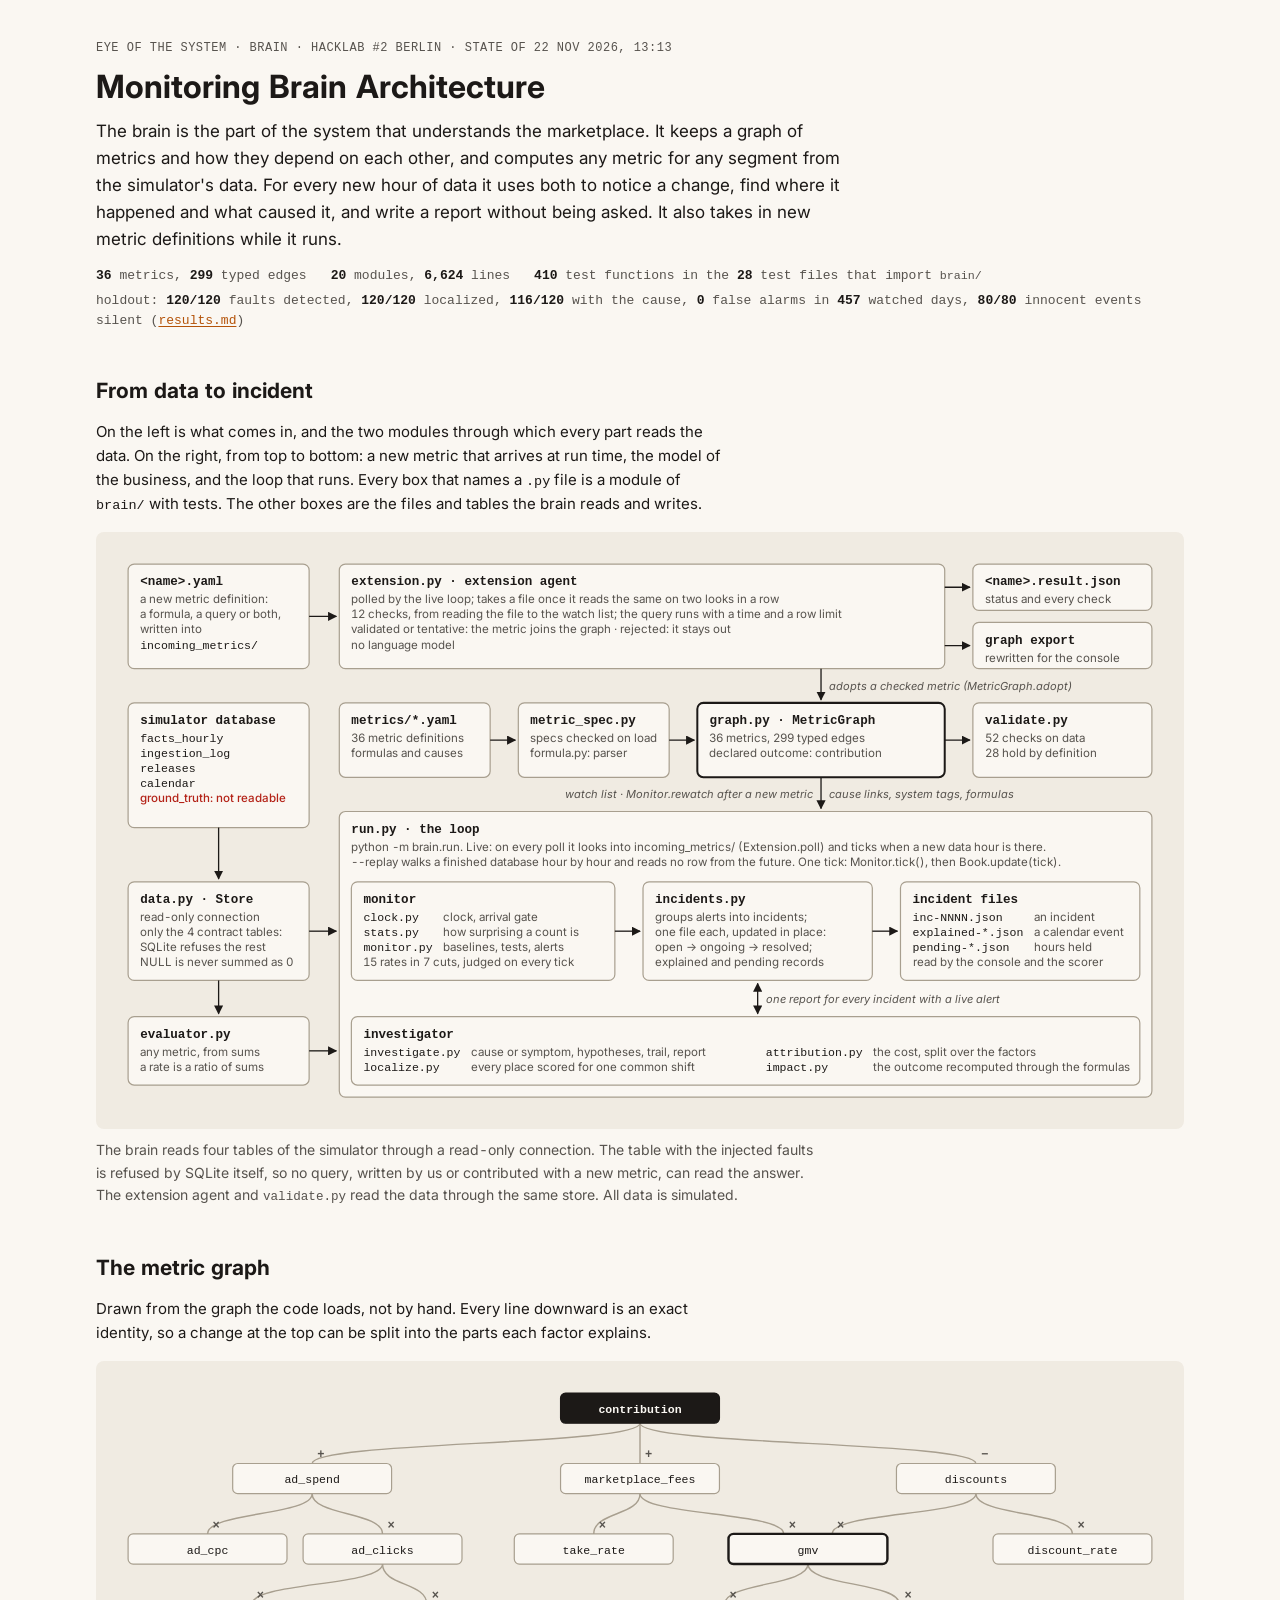
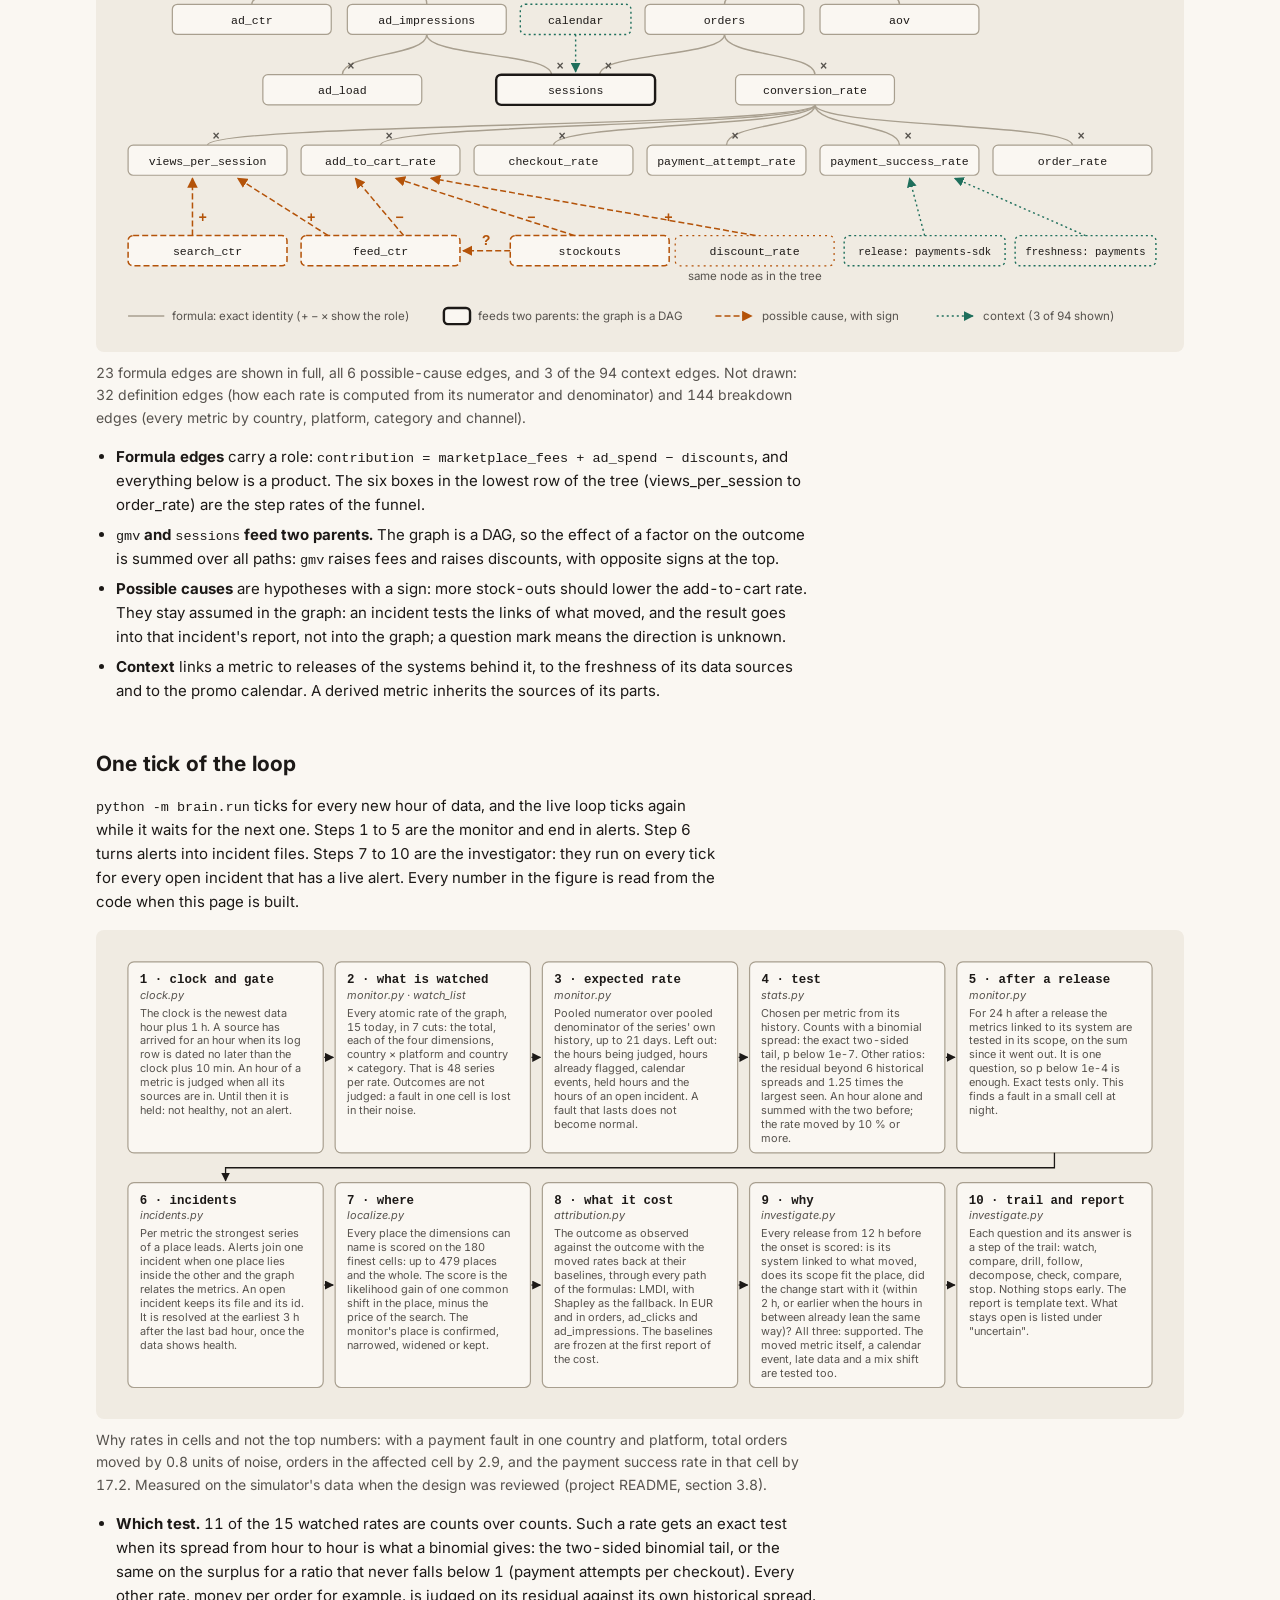
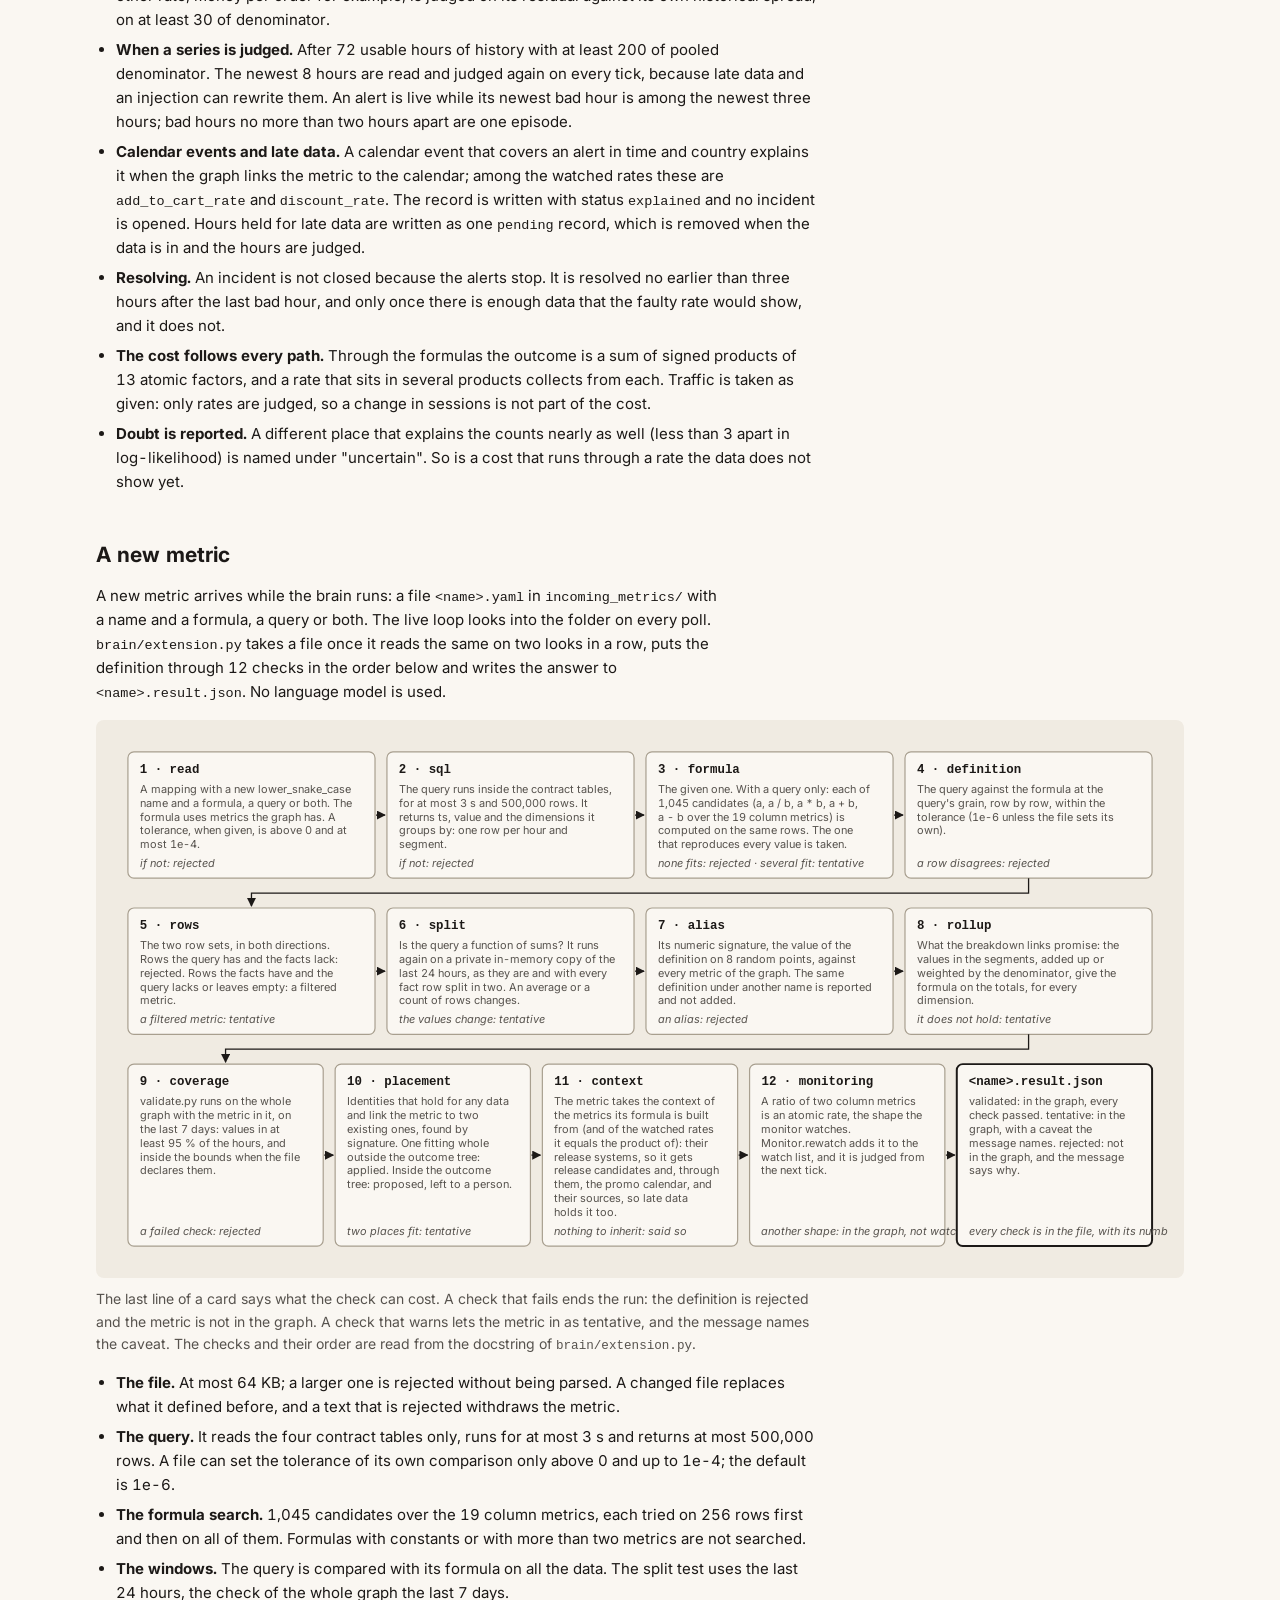
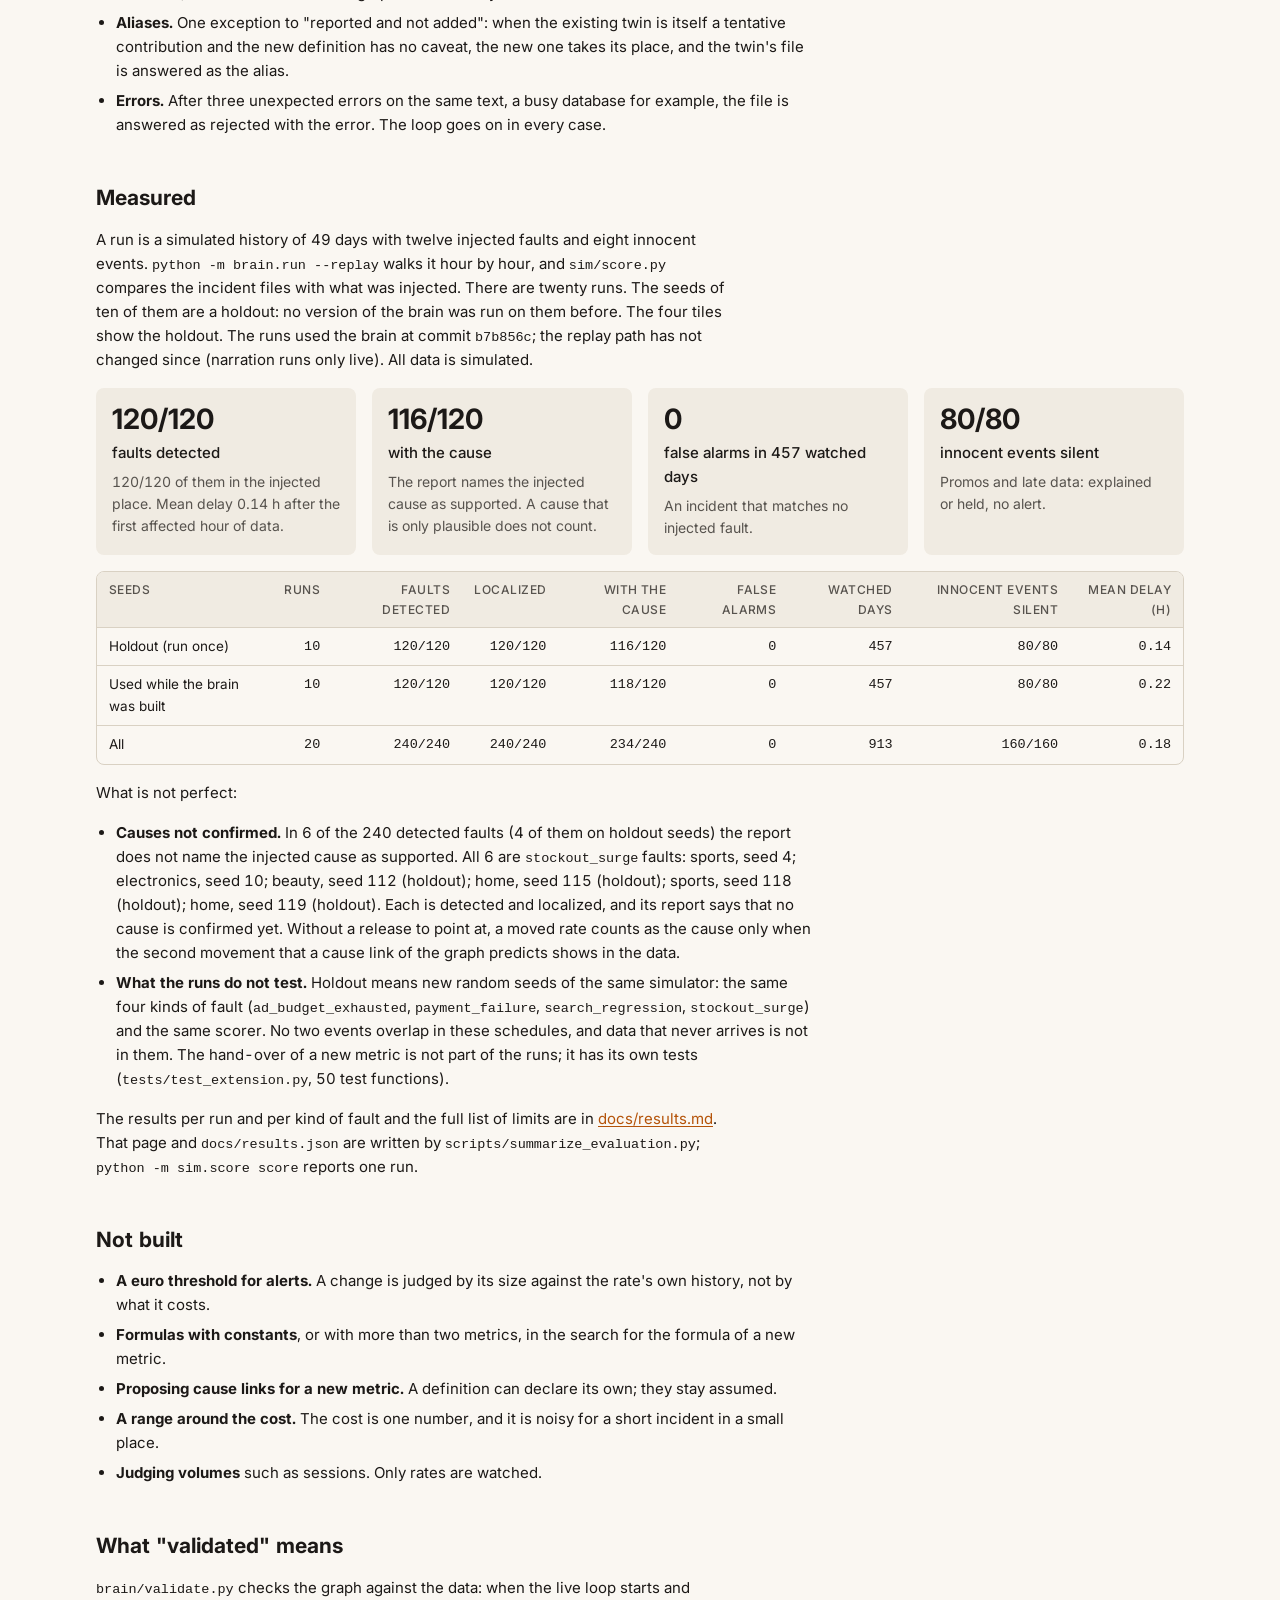
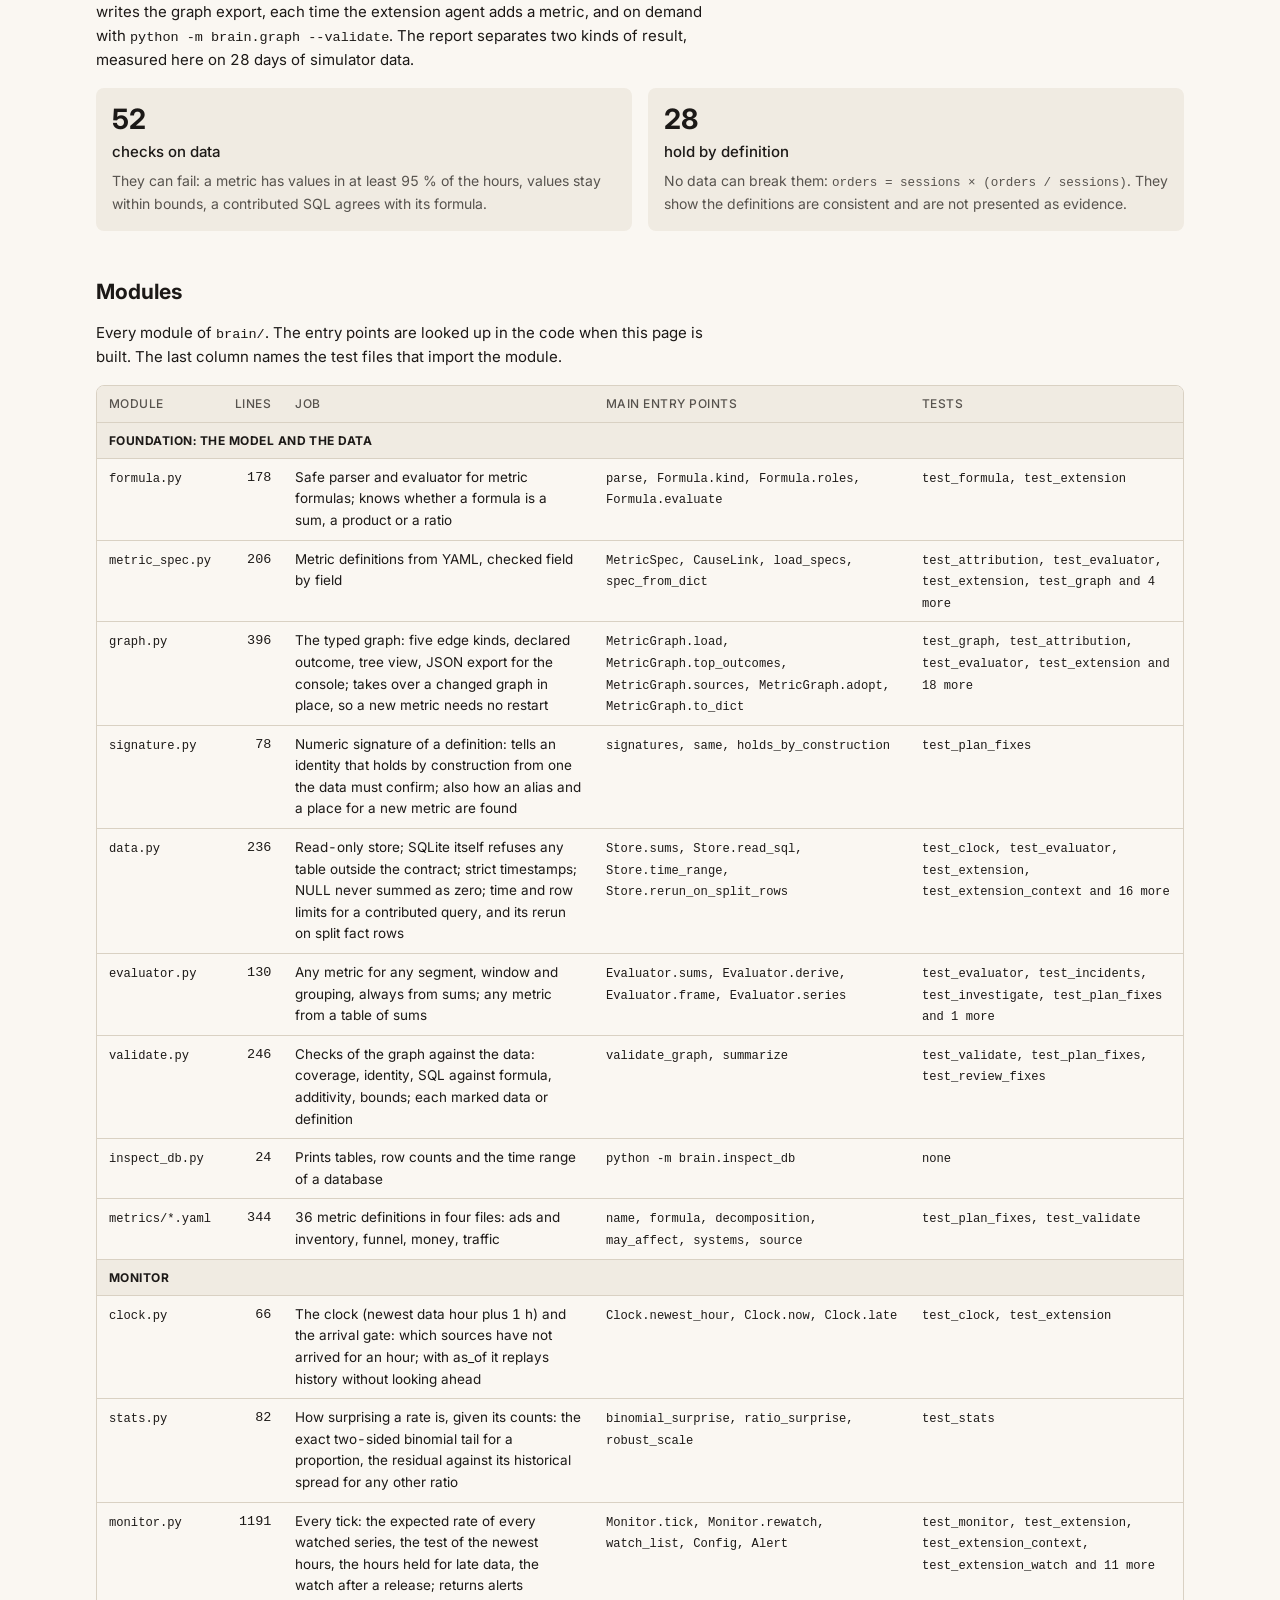
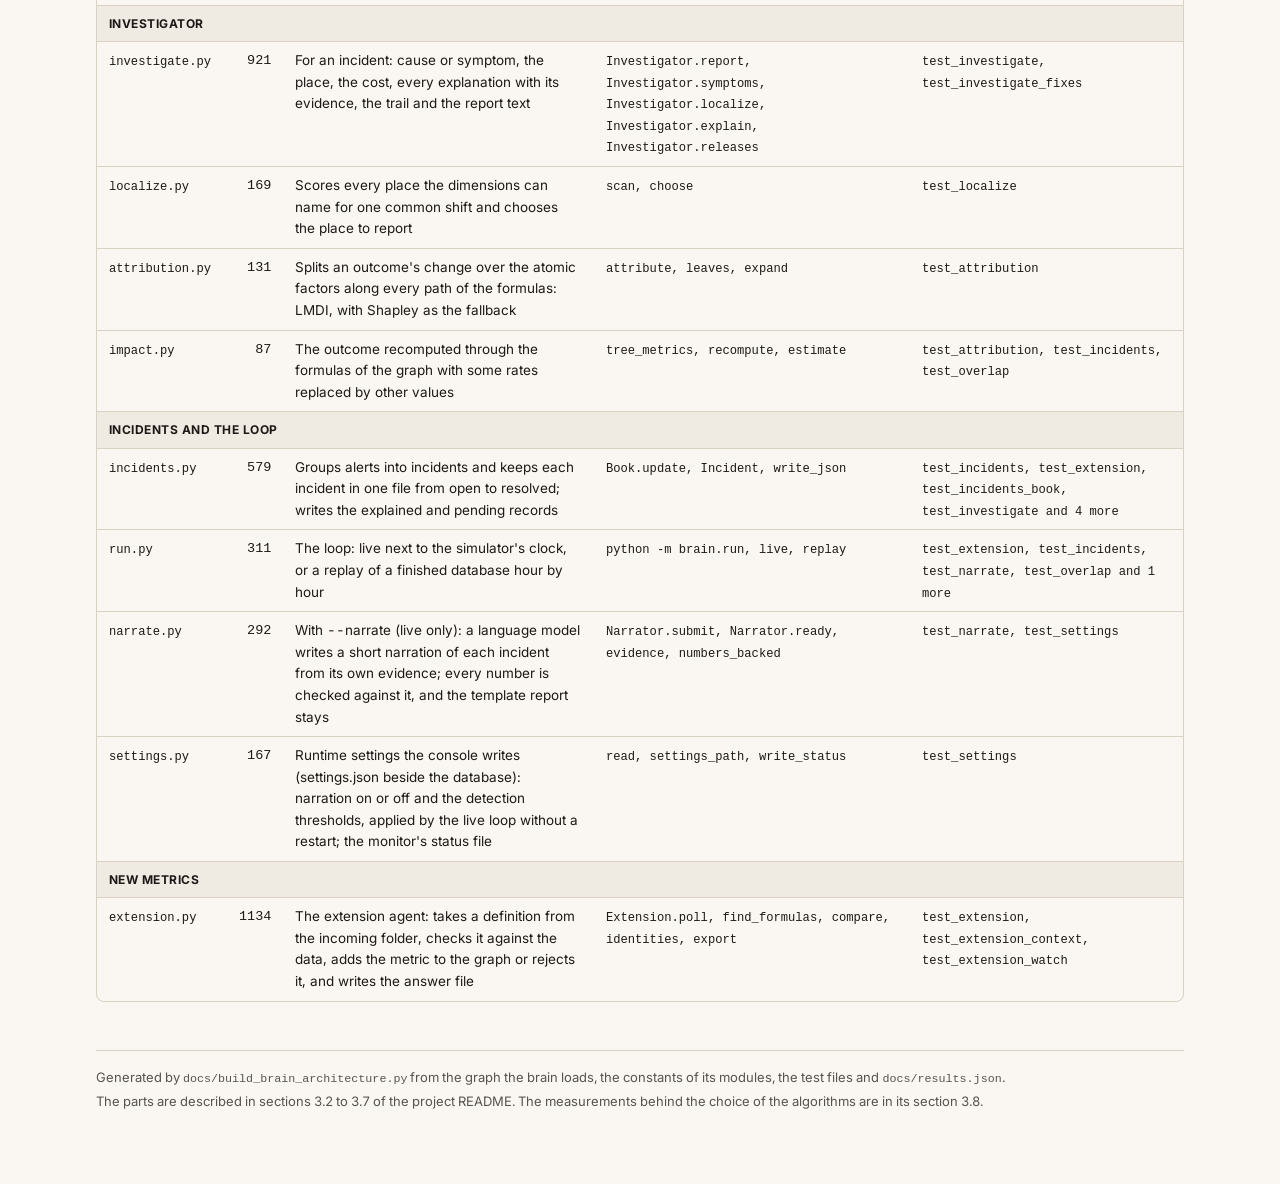
<file: docs/brain-architecture.html>
<!doctype html>
<html lang="en">
<head>
<meta charset="utf-8">
<meta name="viewport" content="width=device-width, initial-scale=1">
<title>Monitoring Brain Architecture</title>
<meta name="claude:viewport-fit-sides" content="cover">
<link rel="stylesheet" href="https://fonts.googleapis.com/css2?family=Inter:wght@400;500;700&display=swap">
<style>
/* Layout: one left-aligned reading column; figures sit on colour blocks and scroll sideways on phones.
   Tokens follow the project's console style (ui/static/console.css): warm neutrals, one amber accent, flat surfaces. */
:root {
  --bg: #FAF7F2; --block: #F0EBE2; --line: #D9D1C3; --edge: #A89F8F; --ink: #1C1917; --muted: #57534E;
  --accent: #B45309; --hot: #B42318; --ok: #1F6F5C;
  --ui: Inter, system-ui, -apple-system, "Segoe UI", sans-serif;
  --mono: ui-monospace, "Cascadia Mono", "SF Mono", Consolas, "Liberation Mono", monospace;
}
@media (prefers-color-scheme: dark) {
  :root:not([data-theme="light"]) {
    --bg: #12100D; --block: #1C1915; --line: #332E27; --edge: #5E574B; --ink: #F5F1EA; --muted: #A8A196;
    --accent: #F59E0B; --hot: #FF8A7A; --ok: #6FD0BD; color-scheme: dark;
  }
}
:root[data-theme="dark"] {
  --bg: #12100D; --block: #1C1915; --line: #332E27; --edge: #5E574B; --ink: #F5F1EA; --muted: #A8A196;
  --accent: #F59E0B; --hot: #FF8A7A; --ok: #6FD0BD; color-scheme: dark;
}
* { box-sizing: border-box; }
body { background: var(--bg); color: var(--ink); font: 400 15px/1.6 var(--ui); font-variant-numeric: tabular-nums; }
.wrap { max-width: 1120px; margin: 0 auto; padding-block: 40px 72px;
  padding-left: max(16px, env(safe-area-inset-left, 0px)); padding-right: max(16px, env(safe-area-inset-right, 0px));
  display: grid; gap: 48px; }
header { display: grid; gap: 12px; }
.eyebrow { font: 500 12px/1.4 var(--mono); letter-spacing: 0.04em; text-transform: uppercase; color: var(--muted); }
h1 { margin: 0; font-size: 32px; font-weight: 700; line-height: 1.15; text-wrap: balance; }
h2 { margin: 0; font-size: 21px; font-weight: 700; line-height: 1.25; text-wrap: balance; }
p { margin: 0; max-width: 70ch; }
a { color: var(--accent); text-underline-offset: 2px; }
.lede { font-size: 17px; }
.facts { display: flex; flex-wrap: wrap; gap: 6px 24px; margin: 0; padding: 0; list-style: none; font: 400 13px/1.5 var(--mono); color: var(--muted); }
.facts b { color: var(--ink); font-weight: 700; }
section { display: grid; gap: 16px; min-width: 0; }
figure { margin: 0; display: grid; gap: 10px; min-width: 0; }
.fig { overflow-x: auto; background: var(--block); border-radius: 8px; padding: 16px; }
figcaption { font-size: 14px; color: var(--muted); max-width: 80ch; }
code { font: 400 0.9em var(--mono); }
ul.read { margin: 0; padding-left: 20px; display: grid; gap: 6px; max-width: 80ch; }

svg.d { display: block; width: 100%; min-width: 900px; height: auto; color: var(--ink); font-family: var(--ui); }
.d .box { fill: var(--bg); stroke: var(--edge); stroke-width: 1.2; }
.d .box-a { fill: var(--bg); stroke: var(--ink); stroke-width: 2; }
.d .tt { fill: var(--ink); font: 700 12.5px var(--mono); }
.d .tm { fill: var(--muted); font-size: 11.5px; }
.d .ts { fill: var(--muted); font-size: 11px; }
.d .mono { fill: var(--ink); font: 400 11.5px var(--mono); }
.d .tw { fill: var(--hot); font-size: 11.5px; font-weight: 500; }
.d .lbl { fill: var(--muted); font-size: 11px; font-style: italic; }
.d .edge { stroke: var(--ink); stroke-width: 1.3; fill: none; }
.d .mk { fill: var(--ink); }
.d .mk-m { fill: var(--accent); }
.d .mk-c { fill: var(--ok); }
.d .n { fill: var(--bg); stroke: var(--edge); stroke-width: 1.2; }
.d .n-root { fill: var(--ink); stroke: var(--ink); stroke-width: 1.2; }
.d .n-root + .nt { fill: var(--bg); font-weight: 700; }
.d .n-shared { fill: var(--bg); stroke: var(--ink); stroke-width: 2.4; }
.d .n-cause { fill: var(--bg); stroke: var(--accent); stroke-width: 1.5; stroke-dasharray: 6 3; }
.d .n-ref { fill: none; stroke: var(--accent); stroke-width: 1.2; stroke-dasharray: 2 4; }
.d .n-ctx { fill: none; stroke: var(--ok); stroke-width: 1.4; stroke-dasharray: 2 3; }
.d .nt { fill: var(--ink); font: 400 11.5px var(--mono); }
.d .nt-s { font-size: 10.5px; }
.d .e-f { stroke: var(--edge); stroke-width: 1.4; fill: none; }
.d .e-m { stroke: var(--accent); stroke-width: 1.5; stroke-dasharray: 6 3; fill: none; }
.d .e-c { stroke: var(--ok); stroke-width: 1.4; stroke-dasharray: 2 3; fill: none; }
.d .op { fill: var(--muted); font: 700 12px var(--mono); }
.d .sg { fill: var(--accent); font: 700 14px var(--mono); }

.tbl { overflow-x: auto; border: 1px solid var(--line); border-radius: 8px; }
table { border-collapse: collapse; width: 100%; font-size: 13.5px; }
th, td { text-align: left; vertical-align: top; padding: 8px 12px; border-bottom: 1px solid var(--line); }
th { font-size: 12px; font-weight: 500; letter-spacing: 0.04em; text-transform: uppercase; color: var(--muted); background: var(--block); }
th.num { text-align: right; }
tbody th { color: var(--ink); font-weight: 700; }
tr:last-child td { border-bottom: none; }
td.num { text-align: right; font-family: var(--mono); white-space: nowrap; }
td:first-child code { white-space: nowrap; }
.pair, .tiles { display: grid; gap: 16px; }
.pair { grid-template-columns: repeat(auto-fit, minmax(260px, 1fr)); }
.tiles { grid-template-columns: repeat(auto-fit, minmax(200px, 1fr)); }
.pair > div, .tiles > div { background: var(--block); border-radius: 8px; padding: 16px; display: grid; gap: 6px; align-content: start; min-width: 0; }
.big { font: 700 28px/1.1 var(--ui); }
.what { font-weight: 500; }
.why { font-size: 14px; color: var(--muted); }
footer { font-size: 13px; color: var(--muted); border-top: 1px solid var(--line); padding-top: 16px; display: grid; gap: 4px; }
@media (max-width: 560px) { h1 { font-size: 27px; } .lede { font-size: 16px; } }
</style>

</head>
<body style="margin:0">
<main class="wrap">
<header>
  <div class="eyebrow">Eye of the System · brain · HackLab #2 Berlin · state of 22 Nov 2026, 13:13</div>
  <h1>Monitoring Brain Architecture</h1>
  <p class="lede">The brain is the part of the system that understands the marketplace. It keeps a graph of metrics and how they depend on each other, and computes any metric for any segment from the simulator's data. For every new hour of data it uses both to notice a change, find where it happened and what caused it, and write a report without being asked. It also takes in new metric definitions while it runs.</p>
  <ul class="facts">
    <li><b>36</b> metrics, <b>299</b> typed edges</li>
    <li><b>20</b> modules, <b>6,624</b> lines</li>
    <li><b>410</b> test functions in the <b>28</b> test files that import <code>brain/</code></li>
    <li>holdout: <b>120/120</b> faults detected, <b>120/120</b> localized, <b>116/120</b> with the cause, <b>0</b> false alarms in <b>457</b> watched days, <b>80/80</b> innocent events silent (<a href="results.md">results.md</a>)</li>
  </ul>
</header>

<section>
  <h2>From data to incident</h2>
  <p>On the left is what comes in, and the two modules through which every part reads the data. On the right, from top to bottom: a new metric that arrives at run time, the model of the business, and the loop that runs. Every box that names a <code>.py</code> file is a module of <code>brain/</code> with tests. The other boxes are the files and tables the brain reads and writes.</p>
  <figure>
    <div class="fig"><svg class="d" viewBox="0 0 1050 562" role="img" aria-label="Metric definitions become a typed graph. The store and the evaluator turn the simulator&#x27;s tables into metric values. In the loop of run.py the monitor judges the watched rates and reports alerts, incidents.py groups them into incident files, and the investigator writes the report of every incident. The extension agent takes a new definition from incoming_metrics, answers in a result file, adds a checked metric to the graph, writes the graph export again and extends the monitor&#x27;s watch list."><defs><marker id="p-ar" viewBox="0 0 10 10" refX="9" refY="5" markerWidth="7" markerHeight="7" orient="auto-start-reverse"><path d="M0,0L10,5L0,10z" class="mk"/></marker><marker id="p-am" viewBox="0 0 10 10" refX="9" refY="5" markerWidth="7" markerHeight="7" orient="auto-start-reverse"><path d="M0,0L10,5L0,10z" class="mk-m"/></marker><marker id="p-ac" viewBox="0 0 10 10" refX="9" refY="5" markerWidth="7" markerHeight="7" orient="auto-start-reverse"><path d="M0,0L10,5L0,10z" class="mk-c"/></marker></defs>
<rect class="box" x="16" y="16" width="180" height="104" rx="6"/>
<text class="tt" x="28" y="37">&lt;name&gt;.yaml</text>
<text class="tm" x="28" y="55">a new metric definition:</text>
<text class="tm" x="28" y="70">a formula, a query or both,</text>
<text class="tm" x="28" y="85">written into</text>
<text class="mono" x="28" y="100">incoming_metrics/</text>
<rect class="box" x="16" y="154" width="180" height="124" rx="6"/>
<text class="tt" x="28" y="175">simulator database</text>
<text class="mono" x="28" y="193">facts_hourly</text>
<text class="mono" x="28" y="208">ingestion_log</text>
<text class="mono" x="28" y="223">releases</text>
<text class="mono" x="28" y="238">calendar</text>
<text class="tw" x="28" y="253">ground_truth: not readable</text>
<rect class="box" x="16" y="332" width="180" height="98" rx="6"/>
<text class="tt" x="28" y="353">data.py · Store</text>
<text class="tm" x="28" y="371">read-only connection</text>
<text class="tm" x="28" y="386">only the 4 contract tables:</text>
<text class="tm" x="28" y="401">SQLite refuses the rest</text>
<text class="tm" x="28" y="416">NULL is never summed as 0</text>
<rect class="box" x="16" y="466" width="180" height="68" rx="6"/>
<text class="tt" x="28" y="487">evaluator.py</text>
<text class="tm" x="28" y="505">any metric, from sums</text>
<text class="tm" x="28" y="520">a rate is a ratio of sums</text>
<line class="edge" x1="106" y1="278" x2="106" y2="329" marker-end="url(#p-ar)"/>
<line class="edge" x1="106" y1="430" x2="106" y2="463" marker-end="url(#p-ar)"/>
<rect class="box" x="226" y="16" width="602" height="104" rx="6"/>
<text class="tt" x="238" y="37">extension.py · extension agent</text>
<text class="tm" x="238" y="55">polled by the live loop; takes a file once it reads the same on two looks in a row</text>
<text class="tm" x="238" y="70">12 checks, from reading the file to the watch list; the query runs with a time and a row limit</text>
<text class="tm" x="238" y="85">validated or tentative: the metric joins the graph · rejected: it stays out</text>
<text class="tm" x="238" y="100">no language model</text>
<rect class="box" x="856" y="16" width="178" height="46" rx="6"/>
<text class="tt" x="868" y="37">&lt;name&gt;.result.json</text>
<text class="tm" x="868" y="55">status and every check</text>
<rect class="box" x="856" y="74" width="178" height="46" rx="6"/>
<text class="tt" x="868" y="95">graph export</text>
<text class="tm" x="868" y="113">rewritten for the console</text>
<line class="edge" x1="196" y1="68" x2="223" y2="68" marker-end="url(#p-ar)"/>
<line class="edge" x1="828" y1="39" x2="853" y2="39" marker-end="url(#p-ar)"/>
<line class="edge" x1="828" y1="97" x2="853" y2="97" marker-end="url(#p-ar)"/>
<line class="edge" x1="705" y1="120" x2="705" y2="151" marker-end="url(#p-ar)"/>
<text class="lbl" x="713" y="141">adopts a checked metric (MetricGraph.adopt)</text>
<rect class="box" x="226" y="154" width="150" height="74" rx="6"/>
<text class="tt" x="238" y="175">metrics/*.yaml</text>
<text class="tm" x="238" y="193">36 metric definitions</text>
<text class="tm" x="238" y="208">formulas and causes</text>
<rect class="box" x="404" y="154" width="150" height="74" rx="6"/>
<text class="tt" x="416" y="175">metric_spec.py</text>
<text class="tm" x="416" y="193">specs checked on load</text>
<text class="tm" x="416" y="208">formula.py: parser</text>
<rect class="box-a" x="582" y="154" width="246" height="74" rx="6"/>
<text class="tt" x="594" y="175">graph.py · MetricGraph</text>
<text class="tm" x="594" y="193">36 metrics, 299 typed edges</text>
<text class="tm" x="594" y="208">declared outcome: contribution</text>
<rect class="box" x="856" y="154" width="178" height="74" rx="6"/>
<text class="tt" x="868" y="175">validate.py</text>
<text class="tm" x="868" y="193">52 checks on data</text>
<text class="tm" x="868" y="208">28 hold by definition</text>
<line class="edge" x1="376" y1="191" x2="401" y2="191" marker-end="url(#p-ar)"/>
<line class="edge" x1="554" y1="191" x2="579" y2="191" marker-end="url(#p-ar)"/>
<line class="edge" x1="828" y1="191" x2="853" y2="191" marker-end="url(#p-ar)"/>
<line class="edge" x1="705" y1="228" x2="705" y2="259" marker-end="url(#p-ar)"/>
<text class="lbl" x="697" y="249" text-anchor="end">watch list · Monitor.rewatch after a new metric</text>
<text class="lbl" x="713" y="249">cause links, system tags, formulas</text>
<rect class="box" x="226" y="262" width="808" height="284" rx="6"/>
<text class="tt" x="238" y="283">run.py · the loop</text>
<text class="tm" x="238" y="301">python -m brain.run. Live: on every poll it looks into incoming_metrics/ (Extension.poll) and ticks when a new data hour is there.</text>
<text class="tm" x="238" y="316">--replay walks a finished database hour by hour and reads no row from the future. One tick: Monitor.tick(), then Book.update(tick).</text>
<rect class="box" x="238" y="332" width="262" height="98" rx="6"/>
<text class="tt" x="250" y="353">monitor</text>
<text x="250" y="371"><tspan class="mono">clock.py</tspan><tspan class="tm" x="329">clock, arrival gate</tspan></text>
<text x="250" y="386"><tspan class="mono">stats.py</tspan><tspan class="tm" x="329">how surprising a count is</tspan></text>
<text x="250" y="401"><tspan class="mono">monitor.py</tspan><tspan class="tm" x="329">baselines, tests, alerts</tspan></text>
<text class="tm" x="250" y="416">15 rates in 7 cuts, judged on every tick</text>
<rect class="box" x="528" y="332" width="228" height="98" rx="6"/>
<text class="tt" x="540" y="353">incidents.py</text>
<text class="tm" x="540" y="371">groups alerts into incidents;</text>
<text class="tm" x="540" y="386">one file each, updated in place:</text>
<text class="tm" x="540" y="401">open → ongoing → resolved;</text>
<text class="tm" x="540" y="416">explained and pending records</text>
<rect class="box" x="784" y="332" width="238" height="98" rx="6"/>
<text class="tt" x="796" y="353">incident files</text>
<text x="796" y="371"><tspan class="mono">inc-NNNN.json</tspan><tspan class="tm" x="917">an incident</tspan></text>
<text x="796" y="386"><tspan class="mono">explained-*.json</tspan><tspan class="tm" x="917">a calendar event</tspan></text>
<text x="796" y="401"><tspan class="mono">pending-*.json</tspan><tspan class="tm" x="917">hours held</tspan></text>
<text class="tm" x="796" y="416">read by the console and the scorer</text>
<line class="edge" x1="500" y1="381" x2="525" y2="381" marker-end="url(#p-ar)"/>
<line class="edge" x1="756" y1="381" x2="781" y2="381" marker-end="url(#p-ar)"/>
<rect class="box" x="238" y="466" width="784" height="68" rx="6"/>
<text class="tt" x="250" y="487">investigator</text>
<text x="250" y="505"><tspan class="mono">investigate.py</tspan><tspan class="tm" x="357">cause or symptom, hypotheses, trail, report</tspan></text>
<text x="250" y="520"><tspan class="mono">localize.py</tspan><tspan class="tm" x="357">every place scored for one common shift</tspan></text>
<text x="650" y="505"><tspan class="mono">attribution.py</tspan><tspan class="tm" x="757">the cost, split over the factors</tspan></text>
<text x="650" y="520"><tspan class="mono">impact.py</tspan><tspan class="tm" x="757">the outcome recomputed through the formulas</tspan></text>
<line class="edge" x1="642" y1="433" x2="642" y2="463" marker-end="url(#p-ar)" marker-start="url(#p-ar)"/>
<text class="lbl" x="650" y="452">one report for every incident with a live alert</text>
<line class="edge" x1="196" y1="381" x2="223" y2="381" marker-end="url(#p-ar)"/>
<line class="edge" x1="196" y1="500" x2="223" y2="500" marker-end="url(#p-ar)"/></svg></div>
    <figcaption>The brain reads four tables of the simulator through a read-only connection. The table with the injected faults is refused by SQLite itself, so no query, written by us or contributed with a new metric, can read the answer. The extension agent and <code>validate.py</code> read the data through the same store. All data is simulated.</figcaption>
  </figure>
</section>

<section>
  <h2>The metric graph</h2>
  <p>Drawn from the graph the code loads, not by hand. Every line downward is an exact identity, so a change at the top can be split into the parts each factor explains.</p>
  <figure>
    <div class="fig"><svg class="d" viewBox="0 0 1050 556" role="img" aria-label="The metric graph as loaded from the YAML files: contribution splits into marketplace fees plus ad spend minus discounts and further down to the six step rates of the funnel; gmv and sessions feed two parents; possible causes point at step rates; releases, data freshness and the calendar are context."><defs><marker id="g-ar" viewBox="0 0 10 10" refX="9" refY="5" markerWidth="7" markerHeight="7" orient="auto-start-reverse"><path d="M0,0L10,5L0,10z" class="mk"/></marker><marker id="g-am" viewBox="0 0 10 10" refX="9" refY="5" markerWidth="7" markerHeight="7" orient="auto-start-reverse"><path d="M0,0L10,5L0,10z" class="mk-m"/></marker><marker id="g-ac" viewBox="0 0 10 10" refX="9" refY="5" markerWidth="7" markerHeight="7" orient="auto-start-reverse"><path d="M0,0L10,5L0,10z" class="mk-c"/></marker></defs>
<path class="e-f" d="M199.0,116 C199.0,138 269.0,134 269.0,156"/>
<text class="op" x="274.0" y="151">×</text>
<path class="e-f" d="M199.0,116 C199.0,138 95.0,134 95.0,156"/>
<text class="op" x="100.0" y="151">×</text>
<path class="e-f" d="M269.0,186 C269.0,208 313.0,204 313.0,226"/>
<text class="op" x="318.0" y="221">×</text>
<path class="e-f" d="M269.0,186 C269.0,208 139.0,204 139.0,226"/>
<text class="op" x="144.0" y="221">×</text>
<path class="e-f" d="M313.0,256 C313.0,278 437.0,274 437.0,296"/>
<text class="op" x="442.0" y="291">×</text>
<path class="e-f" d="M313.0,256 C313.0,278 229.0,274 229.0,296"/>
<text class="op" x="234.0" y="291">×</text>
<path class="e-f" d="M609.0,256 C609.0,278 485.0,274 485.0,296"/>
<text class="op" x="490.0" y="291">×</text>
<path class="e-f" d="M609.0,256 C609.0,278 699.0,274 699.0,296"/>
<text class="op" x="704.0" y="291">×</text>
<path class="e-f" d="M699.0,326 C699.0,348 95.0,344 95.0,366"/>
<text class="op" x="100.0" y="361">×</text>
<path class="e-f" d="M699.0,326 C699.0,348 267.0,344 267.0,366"/>
<text class="op" x="272.0" y="361">×</text>
<path class="e-f" d="M699.0,326 C699.0,348 439.0,344 439.0,366"/>
<text class="op" x="444.0" y="361">×</text>
<path class="e-f" d="M699.0,326 C699.0,348 611.0,344 611.0,366"/>
<text class="op" x="616.0" y="361">×</text>
<path class="e-f" d="M699.0,326 C699.0,348 783.0,344 783.0,366"/>
<text class="op" x="788.0" y="361">×</text>
<path class="e-f" d="M699.0,326 C699.0,348 955.0,344 955.0,366"/>
<text class="op" x="960.0" y="361">×</text>
<path class="e-f" d="M525.0,46 C525.0,68 525.0,64 525.0,86"/>
<text class="op" x="530.0" y="81">+</text>
<path class="e-f" d="M525.0,46 C525.0,68 199.0,64 199.0,86"/>
<text class="op" x="204.0" y="81">+</text>
<path class="e-f" d="M525.0,46 C525.0,68 859.0,64 859.0,86"/>
<text class="op" x="864.0" y="81">−</text>
<path class="e-f" d="M525.0,116 C525.0,138 668.0,134 668.0,156"/>
<text class="op" x="673.0" y="151">×</text>
<path class="e-f" d="M525.0,116 C525.0,138 479.0,134 479.0,156"/>
<text class="op" x="484.0" y="151">×</text>
<path class="e-f" d="M859.0,116 C859.0,138 716.0,134 716.0,156"/>
<text class="op" x="721.0" y="151">×</text>
<path class="e-f" d="M859.0,116 C859.0,138 955.0,134 955.0,156"/>
<text class="op" x="960.0" y="151">×</text>
<path class="e-f" d="M692.0,186 C692.0,208 609.0,204 609.0,226"/>
<text class="op" x="614.0" y="221">×</text>
<path class="e-f" d="M692.0,186 C692.0,208 783.0,204 783.0,226"/>
<text class="op" x="788.0" y="221">×</text>
<rect class="n-root" x="446" y="16" width="158" height="30" rx="5"/><text class="nt" x="525.0" y="35.5" text-anchor="middle">contribution</text>
<rect class="n" x="120" y="86" width="158" height="30" rx="5"/><text class="nt" x="199.0" y="105.5" text-anchor="middle">ad_spend</text>
<rect class="n" x="446" y="86" width="158" height="30" rx="5"/><text class="nt" x="525.0" y="105.5" text-anchor="middle">marketplace_fees</text>
<rect class="n" x="780" y="86" width="158" height="30" rx="5"/><text class="nt" x="859.0" y="105.5" text-anchor="middle">discounts</text>
<rect class="n" x="16" y="156" width="158" height="30" rx="5"/><text class="nt" x="95.0" y="175.5" text-anchor="middle">ad_cpc</text>
<rect class="n" x="190" y="156" width="158" height="30" rx="5"/><text class="nt" x="269.0" y="175.5" text-anchor="middle">ad_clicks</text>
<rect class="n" x="400" y="156" width="158" height="30" rx="5"/><text class="nt" x="479.0" y="175.5" text-anchor="middle">take_rate</text>
<rect class="n-shared" x="613" y="156" width="158" height="30" rx="5"/><text class="nt" x="692.0" y="175.5" text-anchor="middle">gmv</text>
<rect class="n" x="876" y="156" width="158" height="30" rx="5"/><text class="nt" x="955.0" y="175.5" text-anchor="middle">discount_rate</text>
<rect class="n" x="60" y="226" width="158" height="30" rx="5"/><text class="nt" x="139.0" y="245.5" text-anchor="middle">ad_ctr</text>
<rect class="n" x="234" y="226" width="158" height="30" rx="5"/><text class="nt" x="313.0" y="245.5" text-anchor="middle">ad_impressions</text>
<rect class="n" x="530" y="226" width="158" height="30" rx="5"/><text class="nt" x="609.0" y="245.5" text-anchor="middle">orders</text>
<rect class="n" x="704" y="226" width="158" height="30" rx="5"/><text class="nt" x="783.0" y="245.5" text-anchor="middle">aov</text>
<rect class="n" x="150" y="296" width="158" height="30" rx="5"/><text class="nt" x="229.0" y="315.5" text-anchor="middle">ad_load</text>
<rect class="n-shared" x="382" y="296" width="158" height="30" rx="5"/><text class="nt" x="461.0" y="315.5" text-anchor="middle">sessions</text>
<rect class="n" x="620" y="296" width="158" height="30" rx="5"/><text class="nt" x="699.0" y="315.5" text-anchor="middle">conversion_rate</text>
<rect class="n" x="16" y="366" width="158" height="30" rx="5"/><text class="nt" x="95.0" y="385.5" text-anchor="middle">views_per_session</text>
<rect class="n" x="188" y="366" width="158" height="30" rx="5"/><text class="nt" x="267.0" y="385.5" text-anchor="middle">add_to_cart_rate</text>
<rect class="n" x="360" y="366" width="158" height="30" rx="5"/><text class="nt" x="439.0" y="385.5" text-anchor="middle">checkout_rate</text>
<rect class="n" x="532" y="366" width="158" height="30" rx="5"/><text class="nt" x="611.0" y="385.5" text-anchor="middle">payment_attempt_rate</text>
<rect class="n" x="704" y="366" width="158" height="30" rx="5"/><text class="nt" x="783.0" y="385.5" text-anchor="middle">payment_success_rate</text>
<rect class="n" x="876" y="366" width="158" height="30" rx="5"/><text class="nt" x="955.0" y="385.5" text-anchor="middle">order_rate</text>
<rect class="n-cause" x="16" y="456" width="158" height="30" rx="5"/><text class="nt" x="95.0" y="475.5" text-anchor="middle">search_ctr</text>
<rect class="n-cause" x="188" y="456" width="158" height="30" rx="5"/><text class="nt" x="267.0" y="475.5" text-anchor="middle">feed_ctr</text>
<rect class="n-cause" x="396" y="456" width="158" height="30" rx="5"/><text class="nt" x="475.0" y="475.5" text-anchor="middle">stockouts</text>
<rect class="n-ref" x="560" y="456" width="158" height="30" rx="5"/><text class="nt" x="639.0" y="475.5" text-anchor="middle">discount_rate</text>
<text class="tm" x="639.0" y="500" text-anchor="middle">same node as in the tree</text>
<line class="e-m" x1="80" y1="456" x2="80.0" y2="399" marker-end="url(#g-am)"/>
<text class="sg" x="86.0" y="442.9">+</text>
<line class="e-m" x1="215" y1="456" x2="125.0" y2="399" marker-end="url(#g-am)"/>
<text class="sg" x="194.0" y="442.9">+</text>
<line class="e-m" x1="290" y1="456" x2="242.0" y2="399" marker-end="url(#g-am)"/>
<text class="sg" x="281.6" y="442.9">−</text>
<line class="e-m" x1="460" y1="456" x2="282.0" y2="399" marker-end="url(#g-am)"/>
<text class="sg" x="412.6" y="442.9">−</text>
<line class="e-m" x1="640" y1="456" x2="317.0" y2="399" marker-end="url(#g-am)"/>
<text class="sg" x="549.1" y="442.9">+</text>
<line class="e-m" x1="396" y1="471" x2="349" y2="471" marker-end="url(#g-am)"/>
<text class="sg" x="368" y="465">?</text>
<rect class="n-ctx" x="728" y="456" width="160" height="30" rx="5"/><text class="nt nt-s" x="808.0" y="475.5" text-anchor="middle">release: payments-sdk</text>
<rect class="n-ctx" x="898" y="456" width="140" height="30" rx="5"/><text class="nt nt-s" x="968.0" y="475.5" text-anchor="middle">freshness: payments</text>
<line class="e-c" x1="808" y1="456" x2="793.0" y2="399" marker-end="url(#g-ac)"/>
<line class="e-c" x1="968" y1="456" x2="838.0" y2="399" marker-end="url(#g-ac)"/>
<rect class="n-ctx" x="406" y="226" width="110" height="30" rx="5"/><text class="nt" x="461.0" y="245.5" text-anchor="middle">calendar</text>
<line class="e-c" x1="461" y1="256" x2="461.0" y2="293" marker-end="url(#g-ac)"/>
<line class="e-f" x1="16" y1="536" x2="52" y2="536"/><text class="tm" x="60" y="540">formula: exact identity (+ − × show the role)</text>
<rect class="n-shared" x="330" y="528" width="26" height="16" rx="4"/><text class="tm" x="364" y="540">feeds two parents: the graph is a DAG</text>
<line class="e-m" x1="600" y1="536" x2="636" y2="536" marker-end="url(#g-am)"/><text class="tm" x="646" y="540">possible cause, with sign</text>
<line class="e-c" x1="820" y1="536" x2="856" y2="536" marker-end="url(#g-ac)"/><text class="tm" x="866" y="540">context (3 of 94 shown)</text></svg></div>
    <figcaption>23 formula edges are shown in full, all 6 possible-cause edges, and 3 of the 94 context edges. Not drawn: 32 definition edges (how each rate is computed from its numerator and denominator) and 144 breakdown edges (every metric by country, platform, category and channel).</figcaption>
  </figure>
  <ul class="read">
    <li><b>Formula edges</b> carry a role: <code>contribution = marketplace_fees + ad_spend − discounts</code>, and everything below is a product. The six boxes in the lowest row of the tree (views_per_session to order_rate) are the step rates of the funnel.</li>
    <li><b><code>gmv</code> and <code>sessions</code> feed two parents.</b> The graph is a DAG, so the effect of a factor on the outcome is summed over all paths: <code>gmv</code> raises fees and raises discounts, with opposite signs at the top.</li>
    <li><b>Possible causes</b> are hypotheses with a sign: more stock-outs should lower the add-to-cart rate. They stay assumed in the graph: an incident tests the links of what moved, and the result goes into that incident's report, not into the graph; a question mark means the direction is unknown.</li>
    <li><b>Context</b> links a metric to releases of the systems behind it, to the freshness of its data sources and to the promo calendar. A derived metric inherits the sources of its parts.</li>
  </ul>
</section>

<section>
  <h2>One tick of the loop</h2>
  <p><code>python -m brain.run</code> ticks for every new hour of data, and the live loop ticks again while it waits for the next one. Steps 1 to 5 are the monitor and end in alerts. Step 6 turns alerts into incident files. Steps 7 to 10 are the investigator: they run on every tick for every open incident that has a live alert. Every number in the figure is read from the code when this page is built.</p>
  <figure>
    <div class="fig"><svg class="d" viewBox="0 0 1062 460" role="img" aria-label="One tick of the loop in ten steps. The monitor: the clock and the arrival gate, what is watched, the expected rate of every series, the test, the watch after a release. Then the incidents: alerts are grouped into incidents, the place is found, the cost is computed, every explanation is tested, and the trail and the report are written."><defs><marker id="t-ar" viewBox="0 0 10 10" refX="9" refY="5" markerWidth="7" markerHeight="7" orient="auto-start-reverse"><path d="M0,0L10,5L0,10z" class="mk"/></marker><marker id="t-am" viewBox="0 0 10 10" refX="9" refY="5" markerWidth="7" markerHeight="7" orient="auto-start-reverse"><path d="M0,0L10,5L0,10z" class="mk-m"/></marker><marker id="t-ac" viewBox="0 0 10 10" refX="9" refY="5" markerWidth="7" markerHeight="7" orient="auto-start-reverse"><path d="M0,0L10,5L0,10z" class="mk-c"/></marker></defs>
<rect class="box" x="16.0" y="16" width="196.4" height="192" rx="6"/>
<text class="tt" x="28.0" y="37">1 · clock and gate</text>
<text class="lbl" x="28.0" y="53">clock.py</text>
<text class="ts" x="28.0" y="71">The clock is the newest data</text>
<text class="ts" x="28.0" y="85">hour plus 1 h. A source has</text>
<text class="ts" x="28.0" y="99">arrived for an hour when its log</text>
<text class="ts" x="28.0" y="113">row is dated no later than the</text>
<text class="ts" x="28.0" y="127">clock plus 10 min. An hour of a</text>
<text class="ts" x="28.0" y="141">metric is judged when all its</text>
<text class="ts" x="28.0" y="155">sources are in. Until then it is</text>
<text class="ts" x="28.0" y="169">held: not healthy, not an alert.</text>
<rect class="box" x="224.4" y="16" width="196.4" height="192" rx="6"/>
<text class="tt" x="236.4" y="37">2 · what is watched</text>
<text class="lbl" x="236.4" y="53">monitor.py · watch_list</text>
<text class="ts" x="236.4" y="71">Every atomic rate of the graph,</text>
<text class="ts" x="236.4" y="85">15 today, in 7 cuts: the total,</text>
<text class="ts" x="236.4" y="99">each of the four dimensions,</text>
<text class="ts" x="236.4" y="113">country × platform and country</text>
<text class="ts" x="236.4" y="127">× category. That is 48 series</text>
<text class="ts" x="236.4" y="141">per rate. Outcomes are not</text>
<text class="ts" x="236.4" y="155">judged: a fault in one cell is lost</text>
<text class="ts" x="236.4" y="169">in their noise.</text>
<line class="edge" x1="213.4" y1="112.0" x2="222.4" y2="112.0" marker-end="url(#t-ar)"/>
<rect class="box" x="432.8" y="16" width="196.4" height="192" rx="6"/>
<text class="tt" x="444.8" y="37">3 · expected rate</text>
<text class="lbl" x="444.8" y="53">monitor.py</text>
<text class="ts" x="444.8" y="71">Pooled numerator over pooled</text>
<text class="ts" x="444.8" y="85">denominator of the series&#x27; own</text>
<text class="ts" x="444.8" y="99">history, up to 21 days. Left out:</text>
<text class="ts" x="444.8" y="113">the hours being judged, hours</text>
<text class="ts" x="444.8" y="127">already flagged, calendar</text>
<text class="ts" x="444.8" y="141">events, held hours and the</text>
<text class="ts" x="444.8" y="155">hours of an open incident. A</text>
<text class="ts" x="444.8" y="169">fault that lasts does not</text>
<text class="ts" x="444.8" y="183">become normal.</text>
<line class="edge" x1="421.8" y1="112.0" x2="430.8" y2="112.0" marker-end="url(#t-ar)"/>
<rect class="box" x="641.2" y="16" width="196.4" height="192" rx="6"/>
<text class="tt" x="653.2" y="37">4 · test</text>
<text class="lbl" x="653.2" y="53">stats.py</text>
<text class="ts" x="653.2" y="71">Chosen per metric from its</text>
<text class="ts" x="653.2" y="85">history. Counts with a binomial</text>
<text class="ts" x="653.2" y="99">spread: the exact two-sided</text>
<text class="ts" x="653.2" y="113">tail, p below 1e-7. Other ratios:</text>
<text class="ts" x="653.2" y="127">the residual beyond 6 historical</text>
<text class="ts" x="653.2" y="141">spreads and 1.25 times the</text>
<text class="ts" x="653.2" y="155">largest seen. An hour alone and</text>
<text class="ts" x="653.2" y="169">summed with the two before;</text>
<text class="ts" x="653.2" y="183">the rate moved by 10 % or</text>
<text class="ts" x="653.2" y="197">more.</text>
<line class="edge" x1="630.2" y1="112.0" x2="639.2" y2="112.0" marker-end="url(#t-ar)"/>
<rect class="box" x="849.6" y="16" width="196.4" height="192" rx="6"/>
<text class="tt" x="861.6" y="37">5 · after a release</text>
<text class="lbl" x="861.6" y="53">monitor.py</text>
<text class="ts" x="861.6" y="71">For 24 h after a release the</text>
<text class="ts" x="861.6" y="85">metrics linked to its system are</text>
<text class="ts" x="861.6" y="99">tested in its scope, on the sum</text>
<text class="ts" x="861.6" y="113">since it went out. It is one</text>
<text class="ts" x="861.6" y="127">question, so p below 1e-4 is</text>
<text class="ts" x="861.6" y="141">enough. Exact tests only. This</text>
<text class="ts" x="861.6" y="155">finds a fault in a small cell at</text>
<text class="ts" x="861.6" y="169">night.</text>
<line class="edge" x1="838.6" y1="112.0" x2="847.6" y2="112.0" marker-end="url(#t-ar)"/>
<path class="edge" d="M947.8,208 L947.8,223.0 L114.2,223.0 L114.2,236" marker-end="url(#t-ar)"/>
<rect class="box" x="16.0" y="238" width="196.4" height="206" rx="6"/>
<text class="tt" x="28.0" y="259">6 · incidents</text>
<text class="lbl" x="28.0" y="275">incidents.py</text>
<text class="ts" x="28.0" y="293">Per metric the strongest series</text>
<text class="ts" x="28.0" y="307">of a place leads. Alerts join one</text>
<text class="ts" x="28.0" y="321">incident when one place lies</text>
<text class="ts" x="28.0" y="335">inside the other and the graph</text>
<text class="ts" x="28.0" y="349">relates the metrics. An open</text>
<text class="ts" x="28.0" y="363">incident keeps its file and its id.</text>
<text class="ts" x="28.0" y="377">It is resolved at the earliest 3 h</text>
<text class="ts" x="28.0" y="391">after the last bad hour, once the</text>
<text class="ts" x="28.0" y="405">data shows health.</text>
<rect class="box" x="224.4" y="238" width="196.4" height="206" rx="6"/>
<text class="tt" x="236.4" y="259">7 · where</text>
<text class="lbl" x="236.4" y="275">localize.py</text>
<text class="ts" x="236.4" y="293">Every place the dimensions can</text>
<text class="ts" x="236.4" y="307">name is scored on the 180</text>
<text class="ts" x="236.4" y="321">finest cells: up to 479 places</text>
<text class="ts" x="236.4" y="335">and the whole. The score is the</text>
<text class="ts" x="236.4" y="349">likelihood gain of one common</text>
<text class="ts" x="236.4" y="363">shift in the place, minus the</text>
<text class="ts" x="236.4" y="377">price of the search. The</text>
<text class="ts" x="236.4" y="391">monitor&#x27;s place is confirmed,</text>
<text class="ts" x="236.4" y="405">narrowed, widened or kept.</text>
<line class="edge" x1="213.4" y1="341.0" x2="222.4" y2="341.0" marker-end="url(#t-ar)"/>
<rect class="box" x="432.8" y="238" width="196.4" height="206" rx="6"/>
<text class="tt" x="444.8" y="259">8 · what it cost</text>
<text class="lbl" x="444.8" y="275">attribution.py</text>
<text class="ts" x="444.8" y="293">The outcome as observed</text>
<text class="ts" x="444.8" y="307">against the outcome with the</text>
<text class="ts" x="444.8" y="321">moved rates back at their</text>
<text class="ts" x="444.8" y="335">baselines, through every path</text>
<text class="ts" x="444.8" y="349">of the formulas: LMDI, with</text>
<text class="ts" x="444.8" y="363">Shapley as the fallback. In EUR</text>
<text class="ts" x="444.8" y="377">and in orders, ad_clicks and</text>
<text class="ts" x="444.8" y="391">ad_impressions. The baselines</text>
<text class="ts" x="444.8" y="405">are frozen at the first report of</text>
<text class="ts" x="444.8" y="419">the cost.</text>
<line class="edge" x1="421.8" y1="341.0" x2="430.8" y2="341.0" marker-end="url(#t-ar)"/>
<rect class="box" x="641.2" y="238" width="196.4" height="206" rx="6"/>
<text class="tt" x="653.2" y="259">9 · why</text>
<text class="lbl" x="653.2" y="275">investigate.py</text>
<text class="ts" x="653.2" y="293">Every release from 12 h before</text>
<text class="ts" x="653.2" y="307">the onset is scored: is its</text>
<text class="ts" x="653.2" y="321">system linked to what moved,</text>
<text class="ts" x="653.2" y="335">does its scope fit the place, did</text>
<text class="ts" x="653.2" y="349">the change start with it (within</text>
<text class="ts" x="653.2" y="363">2 h, or earlier when the hours in</text>
<text class="ts" x="653.2" y="377">between already lean the same</text>
<text class="ts" x="653.2" y="391">way)? All three: supported. The</text>
<text class="ts" x="653.2" y="405">moved metric itself, a calendar</text>
<text class="ts" x="653.2" y="419">event, late data and a mix shift</text>
<text class="ts" x="653.2" y="433">are tested too.</text>
<line class="edge" x1="630.2" y1="341.0" x2="639.2" y2="341.0" marker-end="url(#t-ar)"/>
<rect class="box" x="849.6" y="238" width="196.4" height="206" rx="6"/>
<text class="tt" x="861.6" y="259">10 · trail and report</text>
<text class="lbl" x="861.6" y="275">investigate.py</text>
<text class="ts" x="861.6" y="293">Each question and its answer is</text>
<text class="ts" x="861.6" y="307">a step of the trail: watch,</text>
<text class="ts" x="861.6" y="321">compare, drill, follow,</text>
<text class="ts" x="861.6" y="335">decompose, check, compare,</text>
<text class="ts" x="861.6" y="349">stop. Nothing stops early. The</text>
<text class="ts" x="861.6" y="363">report is template text. What</text>
<text class="ts" x="861.6" y="377">stays open is listed under</text>
<text class="ts" x="861.6" y="391">&quot;uncertain&quot;.</text>
<line class="edge" x1="838.6" y1="341.0" x2="847.6" y2="341.0" marker-end="url(#t-ar)"/></svg></div>
    <figcaption>Why rates in cells and not the top numbers: with a payment fault in one country and platform, total orders moved by 0.8 units of noise, orders in the affected cell by 2.9, and the payment success rate in that cell by 17.2. Measured on the simulator's data when the design was reviewed (project README, section 3.8).</figcaption>
  </figure>
  <ul class="read">
    <li><b>Which test.</b> 11 of the 15 watched rates are counts over counts. Such a rate gets an exact test when its spread from hour to hour is what a binomial gives: the two-sided binomial tail, or the same on the surplus for a ratio that never falls below 1 (payment attempts per checkout). Every other rate, money per order for example, is judged on its residual against its own historical spread, on at least 30 of denominator.</li>
    <li><b>When a series is judged.</b> After 72 usable hours of history with at least 200 of pooled denominator. The newest 8 hours are read and judged again on every tick, because late data and an injection can rewrite them. An alert is live while its newest bad hour is among the newest three hours; bad hours no more than two hours apart are one episode.</li>
    <li><b>Calendar events and late data.</b> A calendar event that covers an alert in time and country explains it when the graph links the metric to the calendar; among the watched rates these are <code>add_to_cart_rate</code> and <code>discount_rate</code>. The record is written with status <code>explained</code> and no incident is opened. Hours held for late data are written as one <code>pending</code> record, which is removed when the data is in and the hours are judged.</li>
    <li><b>Resolving.</b> An incident is not closed because the alerts stop. It is resolved no earlier than three hours after the last bad hour, and only once there is enough data that the faulty rate would show, and it does not.</li>
    <li><b>The cost follows every path.</b> Through the formulas the outcome is a sum of signed products of 13 atomic factors, and a rate that sits in several products collects from each. Traffic is taken as given: only rates are judged, so a change in sessions is not part of the cost.</li>
    <li><b>Doubt is reported.</b> A different place that explains the counts nearly as well (less than 3 apart in log-likelihood) is named under "uncertain". So is a cost that runs through a rate the data does not show yet.</li>
  </ul>
</section>

<section>
  <h2>A new metric</h2>
  <p>A new metric arrives while the brain runs: a file <code>&lt;name&gt;.yaml</code> in <code>incoming_metrics/</code> with a name and a formula, a query or both. The live loop looks into the folder on every poll. <code>brain/extension.py</code> takes a file once it reads the same on two looks in a row, puts the definition through 12 checks in the order below and writes the answer to <code>&lt;name&gt;.result.json</code>. No language model is used.</p>
  <figure>
    <div class="fig"><svg class="d" viewBox="0 0 1062 529" role="img" aria-label="The checks a new metric definition goes through, in order: read, sql, formula, definition, rows, split, alias, rollup, coverage, placement, context, monitoring. The answer file gives the status validated, tentative or rejected, and every check with its numbers."><defs><marker id="x-ar" viewBox="0 0 10 10" refX="9" refY="5" markerWidth="7" markerHeight="7" orient="auto-start-reverse"><path d="M0,0L10,5L0,10z" class="mk"/></marker><marker id="x-am" viewBox="0 0 10 10" refX="9" refY="5" markerWidth="7" markerHeight="7" orient="auto-start-reverse"><path d="M0,0L10,5L0,10z" class="mk-m"/></marker><marker id="x-ac" viewBox="0 0 10 10" refX="9" refY="5" markerWidth="7" markerHeight="7" orient="auto-start-reverse"><path d="M0,0L10,5L0,10z" class="mk-c"/></marker></defs>
<rect class="box" x="16.0" y="16" width="248.5" height="127" rx="6"/>
<text class="tt" x="28.0" y="37">1 · read</text>
<text class="ts" x="28.0" y="57">A mapping with a new lower_snake_case</text>
<text class="ts" x="28.0" y="71">name and a formula, a query or both. The</text>
<text class="ts" x="28.0" y="85">formula uses metrics the graph has. A</text>
<text class="ts" x="28.0" y="99">tolerance, when given, is above 0 and at</text>
<text class="ts" x="28.0" y="113">most 1e-4.</text>
<text class="lbl" x="28.0" y="132">if not: rejected</text>
<rect class="box" x="276.5" y="16" width="248.5" height="127" rx="6"/>
<text class="tt" x="288.5" y="37">2 · sql</text>
<text class="ts" x="288.5" y="57">The query runs inside the contract tables,</text>
<text class="ts" x="288.5" y="71">for at most 3 s and 500,000 rows. It</text>
<text class="ts" x="288.5" y="85">returns ts, value and the dimensions it</text>
<text class="ts" x="288.5" y="99">groups by: one row per hour and</text>
<text class="ts" x="288.5" y="113">segment.</text>
<text class="lbl" x="288.5" y="132">if not: rejected</text>
<line class="edge" x1="265.5" y1="79.5" x2="274.5" y2="79.5" marker-end="url(#x-ar)"/>
<rect class="box" x="537.0" y="16" width="248.5" height="127" rx="6"/>
<text class="tt" x="549.0" y="37">3 · formula</text>
<text class="ts" x="549.0" y="57">The given one. With a query only: each of</text>
<text class="ts" x="549.0" y="71">1,045 candidates (a, a / b, a * b, a + b,</text>
<text class="ts" x="549.0" y="85">a - b over the 19 column metrics) is</text>
<text class="ts" x="549.0" y="99">computed on the same rows. The one</text>
<text class="ts" x="549.0" y="113">that reproduces every value is taken.</text>
<text class="lbl" x="549.0" y="132">none fits: rejected · several fit: tentative</text>
<line class="edge" x1="526.0" y1="79.5" x2="535.0" y2="79.5" marker-end="url(#x-ar)"/>
<rect class="box" x="797.5" y="16" width="248.5" height="127" rx="6"/>
<text class="tt" x="809.5" y="37">4 · definition</text>
<text class="ts" x="809.5" y="57">The query against the formula at the</text>
<text class="ts" x="809.5" y="71">query&#x27;s grain, row by row, within the</text>
<text class="ts" x="809.5" y="85">tolerance (1e-6 unless the file sets its</text>
<text class="ts" x="809.5" y="99">own).</text>
<text class="lbl" x="809.5" y="132">a row disagrees: rejected</text>
<line class="edge" x1="786.5" y1="79.5" x2="795.5" y2="79.5" marker-end="url(#x-ar)"/>
<path class="edge" d="M921.8,143 L921.8,158.0 L140.25,158.0 L140.25,171" marker-end="url(#x-ar)"/>
<rect class="box" x="16.0" y="173" width="248.5" height="127" rx="6"/>
<text class="tt" x="28.0" y="194">5 · rows</text>
<text class="ts" x="28.0" y="214">The two row sets, in both directions.</text>
<text class="ts" x="28.0" y="228">Rows the query has and the facts lack:</text>
<text class="ts" x="28.0" y="242">rejected. Rows the facts have and the</text>
<text class="ts" x="28.0" y="256">query lacks or leaves empty: a filtered</text>
<text class="ts" x="28.0" y="270">metric.</text>
<text class="lbl" x="28.0" y="289">a filtered metric: tentative</text>
<rect class="box" x="276.5" y="173" width="248.5" height="127" rx="6"/>
<text class="tt" x="288.5" y="194">6 · split</text>
<text class="ts" x="288.5" y="214">Is the query a function of sums? It runs</text>
<text class="ts" x="288.5" y="228">again on a private in-memory copy of the</text>
<text class="ts" x="288.5" y="242">last 24 hours, as they are and with every</text>
<text class="ts" x="288.5" y="256">fact row split in two. An average or a</text>
<text class="ts" x="288.5" y="270">count of rows changes.</text>
<text class="lbl" x="288.5" y="289">the values change: tentative</text>
<line class="edge" x1="265.5" y1="236.5" x2="274.5" y2="236.5" marker-end="url(#x-ar)"/>
<rect class="box" x="537.0" y="173" width="248.5" height="127" rx="6"/>
<text class="tt" x="549.0" y="194">7 · alias</text>
<text class="ts" x="549.0" y="214">Its numeric signature, the value of the</text>
<text class="ts" x="549.0" y="228">definition on 8 random points, against</text>
<text class="ts" x="549.0" y="242">every metric of the graph. The same</text>
<text class="ts" x="549.0" y="256">definition under another name is reported</text>
<text class="ts" x="549.0" y="270">and not added.</text>
<text class="lbl" x="549.0" y="289">an alias: rejected</text>
<line class="edge" x1="526.0" y1="236.5" x2="535.0" y2="236.5" marker-end="url(#x-ar)"/>
<rect class="box" x="797.5" y="173" width="248.5" height="127" rx="6"/>
<text class="tt" x="809.5" y="194">8 · rollup</text>
<text class="ts" x="809.5" y="214">What the breakdown links promise: the</text>
<text class="ts" x="809.5" y="228">values in the segments, added up or</text>
<text class="ts" x="809.5" y="242">weighted by the denominator, give the</text>
<text class="ts" x="809.5" y="256">formula on the totals, for every</text>
<text class="ts" x="809.5" y="270">dimension.</text>
<text class="lbl" x="809.5" y="289">it does not hold: tentative</text>
<line class="edge" x1="786.5" y1="236.5" x2="795.5" y2="236.5" marker-end="url(#x-ar)"/>
<path class="edge" d="M921.8,300 L921.8,315.0 L114.2,315.0 L114.2,328" marker-end="url(#x-ar)"/>
<rect class="box" x="16.0" y="330" width="196.4" height="183" rx="6"/>
<text class="tt" x="28.0" y="351">9 · coverage</text>
<text class="ts" x="28.0" y="371">validate.py runs on the whole</text>
<text class="ts" x="28.0" y="385">graph with the metric in it, on</text>
<text class="ts" x="28.0" y="399">the last 7 days: values in at</text>
<text class="ts" x="28.0" y="413">least 95 % of the hours, and</text>
<text class="ts" x="28.0" y="427">inside the bounds when the file</text>
<text class="ts" x="28.0" y="441">declares them.</text>
<text class="lbl" x="28.0" y="502">a failed check: rejected</text>
<rect class="box" x="224.4" y="330" width="196.4" height="183" rx="6"/>
<text class="tt" x="236.4" y="351">10 · placement</text>
<text class="ts" x="236.4" y="371">Identities that hold for any data</text>
<text class="ts" x="236.4" y="385">and link the metric to two</text>
<text class="ts" x="236.4" y="399">existing ones, found by</text>
<text class="ts" x="236.4" y="413">signature. One fitting whole</text>
<text class="ts" x="236.4" y="427">outside the outcome tree:</text>
<text class="ts" x="236.4" y="441">applied. Inside the outcome</text>
<text class="ts" x="236.4" y="455">tree: proposed, left to a person.</text>
<text class="lbl" x="236.4" y="502">two places fit: tentative</text>
<line class="edge" x1="213.4" y1="421.5" x2="222.4" y2="421.5" marker-end="url(#x-ar)"/>
<rect class="box" x="432.8" y="330" width="196.4" height="183" rx="6"/>
<text class="tt" x="444.8" y="351">11 · context</text>
<text class="ts" x="444.8" y="371">The metric takes the context of</text>
<text class="ts" x="444.8" y="385">the metrics its formula is built</text>
<text class="ts" x="444.8" y="399">from (and of the watched rates</text>
<text class="ts" x="444.8" y="413">it equals the product of): their</text>
<text class="ts" x="444.8" y="427">release systems, so it gets</text>
<text class="ts" x="444.8" y="441">release candidates and, through</text>
<text class="ts" x="444.8" y="455">them, the promo calendar, and</text>
<text class="ts" x="444.8" y="469">their sources, so late data</text>
<text class="ts" x="444.8" y="483">holds it too.</text>
<text class="lbl" x="444.8" y="502">nothing to inherit: said so</text>
<line class="edge" x1="421.8" y1="421.5" x2="430.8" y2="421.5" marker-end="url(#x-ar)"/>
<rect class="box" x="641.2" y="330" width="196.4" height="183" rx="6"/>
<text class="tt" x="653.2" y="351">12 · monitoring</text>
<text class="ts" x="653.2" y="371">A ratio of two column metrics</text>
<text class="ts" x="653.2" y="385">is an atomic rate, the shape the</text>
<text class="ts" x="653.2" y="399">monitor watches.</text>
<text class="ts" x="653.2" y="413">Monitor.rewatch adds it to the</text>
<text class="ts" x="653.2" y="427">watch list, and it is judged from</text>
<text class="ts" x="653.2" y="441">the next tick.</text>
<text class="lbl" x="653.2" y="502">another shape: in the graph, not watched</text>
<line class="edge" x1="630.2" y1="421.5" x2="639.2" y2="421.5" marker-end="url(#x-ar)"/>
<rect class="box-a" x="849.6" y="330" width="196.4" height="183" rx="6"/>
<text class="tt" x="861.6" y="351">&lt;name&gt;.result.json</text>
<text class="ts" x="861.6" y="371">validated: in the graph, every</text>
<text class="ts" x="861.6" y="385">check passed. tentative: in the</text>
<text class="ts" x="861.6" y="399">graph, with a caveat the</text>
<text class="ts" x="861.6" y="413">message names. rejected: not</text>
<text class="ts" x="861.6" y="427">in the graph, and the message</text>
<text class="ts" x="861.6" y="441">says why.</text>
<text class="lbl" x="861.6" y="502">every check is in the file, with its numbers</text>
<line class="edge" x1="838.6" y1="421.5" x2="847.6" y2="421.5" marker-end="url(#x-ar)"/></svg></div>
    <figcaption>The last line of a card says what the check can cost. A check that fails ends the run: the definition is rejected and the metric is not in the graph. A check that warns lets the metric in as tentative, and the message names the caveat. The checks and their order are read from the docstring of <code>brain/extension.py</code>.</figcaption>
  </figure>
  <ul class="read">
    <li><b>The file.</b> At most 64 KB; a larger one is rejected without being parsed. A changed file replaces what it defined before, and a text that is rejected withdraws the metric.</li>
    <li><b>The query.</b> It reads the four contract tables only, runs for at most 3 s and returns at most 500,000 rows. A file can set the tolerance of its own comparison only above 0 and up to 1e-4; the default is 1e-6.</li>
    <li><b>The formula search.</b> 1,045 candidates over the 19 column metrics, each tried on 256 rows first and then on all of them. Formulas with constants or with more than two metrics are not searched.</li>
    <li><b>The windows.</b> The query is compared with its formula on all the data. The split test uses the last 24 hours, the check of the whole graph the last 7 days.</li>
    <li><b>Aliases.</b> One exception to "reported and not added": when the existing twin is itself a tentative contribution and the new definition has no caveat, the new one takes its place, and the twin's file is answered as the alias.</li>
    <li><b>Errors.</b> After three unexpected errors on the same text, a busy database for example, the file is answered as rejected with the error. The loop goes on in every case.</li>
  </ul>
</section>

<section>
  <h2>Measured</h2>
  <p>A run is a simulated history of 49 days with twelve injected faults and eight innocent events. <code>python -m brain.run --replay</code> walks it hour by hour, and <code>sim/score.py</code> compares the incident files with what was injected. There are twenty runs. The seeds of ten of them are a holdout: no version of the brain was run on them before. The four tiles show the holdout. The runs used the brain at commit <code>b7b856c</code>; the replay path has not changed since (narration runs only live). All data is simulated.</p>
  <div class="tiles">
    <div><span class="big">120/120</span><span class="what">faults detected</span><span class="why">120/120 of them in the injected place. Mean delay 0.14 h after the first affected hour of data.</span></div>
    <div><span class="big">116/120</span><span class="what">with the cause</span><span class="why">The report names the injected cause as supported. A cause that is only plausible does not count.</span></div>
    <div><span class="big">0</span><span class="what">false alarms in 457 watched days</span><span class="why">An incident that matches no injected fault.</span></div>
    <div><span class="big">80/80</span><span class="what">innocent events silent</span><span class="why">Promos and late data: explained or held, no alert.</span></div>
  </div>
  <div class="tbl">
    <table>
      <thead><tr><th>Seeds</th><th class="num">Runs</th><th class="num">Faults detected</th><th class="num">Localized</th><th class="num">With the cause</th><th class="num">False alarms</th><th class="num">Watched days</th><th class="num">Innocent events silent</th><th class="num">Mean delay (h)</th></tr></thead>
      <tbody>
<tr><td>Holdout (run once)</td><td class="num">10</td><td class="num">120/120</td><td class="num">120/120</td><td class="num">116/120</td><td class="num">0</td><td class="num">457</td><td class="num">80/80</td><td class="num">0.14</td></tr>
<tr><td>Used while the brain was built</td><td class="num">10</td><td class="num">120/120</td><td class="num">120/120</td><td class="num">118/120</td><td class="num">0</td><td class="num">457</td><td class="num">80/80</td><td class="num">0.22</td></tr>
<tr><td>All</td><td class="num">20</td><td class="num">240/240</td><td class="num">240/240</td><td class="num">234/240</td><td class="num">0</td><td class="num">913</td><td class="num">160/160</td><td class="num">0.18</td></tr>
      </tbody>
    </table>
  </div>
  <p>What is not perfect:</p>
  <ul class="read">
    <li><b>Causes not confirmed.</b> In 6 of the 240 detected faults (4 of them on holdout seeds) the report does not name the injected cause as supported. All 6 are <code>stockout_surge</code> faults: sports, seed 4; electronics, seed 10; beauty, seed 112 (holdout); home, seed 115 (holdout); sports, seed 118 (holdout); home, seed 119 (holdout). Each is detected and localized, and its report says that no cause is confirmed yet. Without a release to point at, a moved rate counts as the cause only when the second movement that a cause link of the graph predicts shows in the data.</li>
    <li><b>What the runs do not test.</b> Holdout means new random seeds of the same simulator: the same four kinds of fault (<code>ad_budget_exhausted</code>, <code>payment_failure</code>, <code>search_regression</code>, <code>stockout_surge</code>) and the same scorer. No two events overlap in these schedules, and data that never arrives is not in them. The hand-over of a new metric is not part of the runs; it has its own tests (<code>tests/test_extension.py</code>, 50 test functions).</li>
  </ul>
  <p>The results per run and per kind of fault and the full list of limits are in <a href="results.md">docs/results.md</a>. That page and <code>docs/results.json</code> are written by <code>scripts/summarize_evaluation.py</code>; <code>python -m sim.score score</code> reports one run.</p>
</section>

<section>
  <h2>Not built</h2>
  <ul class="read">
    <li><b>A euro threshold for alerts.</b> A change is judged by its size against the rate's own history, not by what it costs.</li>
    <li><b>Formulas with constants</b>, or with more than two metrics, in the search for the formula of a new metric.</li>
    <li><b>Proposing cause links for a new metric.</b> A definition can declare its own; they stay assumed.</li>
    <li><b>A range around the cost.</b> The cost is one number, and it is noisy for a short incident in a small place.</li>
    <li><b>Judging volumes</b> such as sessions. Only rates are watched.</li>
  </ul>
</section>

<section>
  <h2>What "validated" means</h2>
  <p><code>brain/validate.py</code> checks the graph against the data: when the live loop starts and writes the graph export, each time the extension agent adds a metric, and on demand with <code>python -m brain.graph --validate</code>. The report separates two kinds of result, measured here on 28 days of simulator data.</p>
  <div class="pair">
    <div><span class="big">52</span><span class="what">checks on data</span><span class="why">They can fail: a metric has values in at least 95 % of the hours, values stay within bounds, a contributed SQL agrees with its formula.</span></div>
    <div><span class="big">28</span><span class="what">hold by definition</span><span class="why">No data can break them: <code>orders = sessions × (orders / sessions)</code>. They show the definitions are consistent and are not presented as evidence.</span></div>
  </div>
</section>

<section>
  <h2>Modules</h2>
  <p>Every module of <code>brain/</code>. The entry points are looked up in the code when this page is built. The last column names the test files that import the module.</p>
  <div class="tbl">
    <table>
      <thead><tr><th>Module</th><th class="num">Lines</th><th>Job</th><th>Main entry points</th><th>Tests</th></tr></thead>
      <tbody>
<tr><th colspan="5">Foundation: the model and the data</th></tr>
<tr><td><code>formula.py</code></td><td class="num">178</td><td>Safe parser and evaluator for metric formulas; knows whether a formula is a sum, a product or a ratio</td><td><code>parse, Formula.kind, Formula.roles, Formula.evaluate</code></td><td><code>test_formula, test_extension</code></td></tr>
<tr><td><code>metric_spec.py</code></td><td class="num">206</td><td>Metric definitions from YAML, checked field by field</td><td><code>MetricSpec, CauseLink, load_specs, spec_from_dict</code></td><td><code>test_attribution, test_evaluator, test_extension, test_graph and 4 more</code></td></tr>
<tr><td><code>graph.py</code></td><td class="num">396</td><td>The typed graph: five edge kinds, declared outcome, tree view, JSON export for the console; takes over a changed graph in place, so a new metric needs no restart</td><td><code>MetricGraph.load, MetricGraph.top_outcomes, MetricGraph.sources, MetricGraph.adopt, MetricGraph.to_dict</code></td><td><code>test_graph, test_attribution, test_evaluator, test_extension and 18 more</code></td></tr>
<tr><td><code>signature.py</code></td><td class="num">78</td><td>Numeric signature of a definition: tells an identity that holds by construction from one the data must confirm; also how an alias and a place for a new metric are found</td><td><code>signatures, same, holds_by_construction</code></td><td><code>test_plan_fixes</code></td></tr>
<tr><td><code>data.py</code></td><td class="num">236</td><td>Read-only store; SQLite itself refuses any table outside the contract; strict timestamps; NULL never summed as zero; time and row limits for a contributed query, and its rerun on split fact rows</td><td><code>Store.sums, Store.read_sql, Store.time_range, Store.rerun_on_split_rows</code></td><td><code>test_clock, test_evaluator, test_extension, test_extension_context and 16 more</code></td></tr>
<tr><td><code>evaluator.py</code></td><td class="num">130</td><td>Any metric for any segment, window and grouping, always from sums; any metric from a table of sums</td><td><code>Evaluator.sums, Evaluator.derive, Evaluator.frame, Evaluator.series</code></td><td><code>test_evaluator, test_incidents, test_investigate, test_plan_fixes and 1 more</code></td></tr>
<tr><td><code>validate.py</code></td><td class="num">246</td><td>Checks of the graph against the data: coverage, identity, SQL against formula, additivity, bounds; each marked data or definition</td><td><code>validate_graph, summarize</code></td><td><code>test_validate, test_plan_fixes, test_review_fixes</code></td></tr>
<tr><td><code>inspect_db.py</code></td><td class="num">24</td><td>Prints tables, row counts and the time range of a database</td><td><code>python -m brain.inspect_db</code></td><td><code>none</code></td></tr>
<tr><td><code>metrics/*.yaml</code></td><td class="num">344</td><td>36 metric definitions in four files: ads and inventory, funnel, money, traffic</td><td><code>name, formula, decomposition, may_affect, systems, source</code></td><td><code>test_plan_fixes, test_validate</code></td></tr>
<tr><th colspan="5">Monitor</th></tr>
<tr><td><code>clock.py</code></td><td class="num">66</td><td>The clock (newest data hour plus 1 h) and the arrival gate: which sources have not arrived for an hour; with as_of it replays history without looking ahead</td><td><code>Clock.newest_hour, Clock.now, Clock.late</code></td><td><code>test_clock, test_extension</code></td></tr>
<tr><td><code>stats.py</code></td><td class="num">82</td><td>How surprising a rate is, given its counts: the exact two-sided binomial tail for a proportion, the residual against its historical spread for any other ratio</td><td><code>binomial_surprise, ratio_surprise, robust_scale</code></td><td><code>test_stats</code></td></tr>
<tr><td><code>monitor.py</code></td><td class="num">1191</td><td>Every tick: the expected rate of every watched series, the test of the newest hours, the hours held for late data, the watch after a release; returns alerts</td><td><code>Monitor.tick, Monitor.rewatch, watch_list, Config, Alert</code></td><td><code>test_monitor, test_extension, test_extension_context, test_extension_watch and 11 more</code></td></tr>
<tr><th colspan="5">Investigator</th></tr>
<tr><td><code>investigate.py</code></td><td class="num">921</td><td>For an incident: cause or symptom, the place, the cost, every explanation with its evidence, the trail and the report text</td><td><code>Investigator.report, Investigator.symptoms, Investigator.localize, Investigator.explain, Investigator.releases</code></td><td><code>test_investigate, test_investigate_fixes</code></td></tr>
<tr><td><code>localize.py</code></td><td class="num">169</td><td>Scores every place the dimensions can name for one common shift and chooses the place to report</td><td><code>scan, choose</code></td><td><code>test_localize</code></td></tr>
<tr><td><code>attribution.py</code></td><td class="num">131</td><td>Splits an outcome&#x27;s change over the atomic factors along every path of the formulas: LMDI, with Shapley as the fallback</td><td><code>attribute, leaves, expand</code></td><td><code>test_attribution</code></td></tr>
<tr><td><code>impact.py</code></td><td class="num">87</td><td>The outcome recomputed through the formulas of the graph with some rates replaced by other values</td><td><code>tree_metrics, recompute, estimate</code></td><td><code>test_attribution, test_incidents, test_overlap</code></td></tr>
<tr><th colspan="5">Incidents and the loop</th></tr>
<tr><td><code>incidents.py</code></td><td class="num">579</td><td>Groups alerts into incidents and keeps each incident in one file from open to resolved; writes the explained and pending records</td><td><code>Book.update, Incident, write_json</code></td><td><code>test_incidents, test_extension, test_incidents_book, test_investigate and 4 more</code></td></tr>
<tr><td><code>run.py</code></td><td class="num">311</td><td>The loop: live next to the simulator&#x27;s clock, or a replay of a finished database hour by hour</td><td><code>python -m brain.run, live, replay</code></td><td><code>test_extension, test_incidents, test_narrate, test_overlap and 1 more</code></td></tr>
<tr><td><code>narrate.py</code></td><td class="num">292</td><td>With --narrate (live only): a language model writes a short narration of each incident from its own evidence; every number is checked against it, and the template report stays</td><td><code>Narrator.submit, Narrator.ready, evidence, numbers_backed</code></td><td><code>test_narrate, test_settings</code></td></tr>
<tr><td><code>settings.py</code></td><td class="num">167</td><td>Runtime settings the console writes (settings.json beside the database): narration on or off and the detection thresholds, applied by the live loop without a restart; the monitor&#x27;s status file</td><td><code>read, settings_path, write_status</code></td><td><code>test_settings</code></td></tr>
<tr><th colspan="5">New metrics</th></tr>
<tr><td><code>extension.py</code></td><td class="num">1134</td><td>The extension agent: takes a definition from the incoming folder, checks it against the data, adds the metric to the graph or rejects it, and writes the answer file</td><td><code>Extension.poll, find_formulas, compare, identities, export</code></td><td><code>test_extension, test_extension_context, test_extension_watch</code></td></tr>
      </tbody>
    </table>
  </div>
</section>

<footer>
  <span>Generated by <code>docs/build_brain_architecture.py</code> from the graph the brain loads, the constants of its modules, the test files and <code>docs/results.json</code>.</span>
  <span>The parts are described in sections 3.2 to 3.7 of the project README. The measurements behind the choice of the algorithms are in its section 3.8.</span>
</footer>
</main>
</body>
</html>
</file>
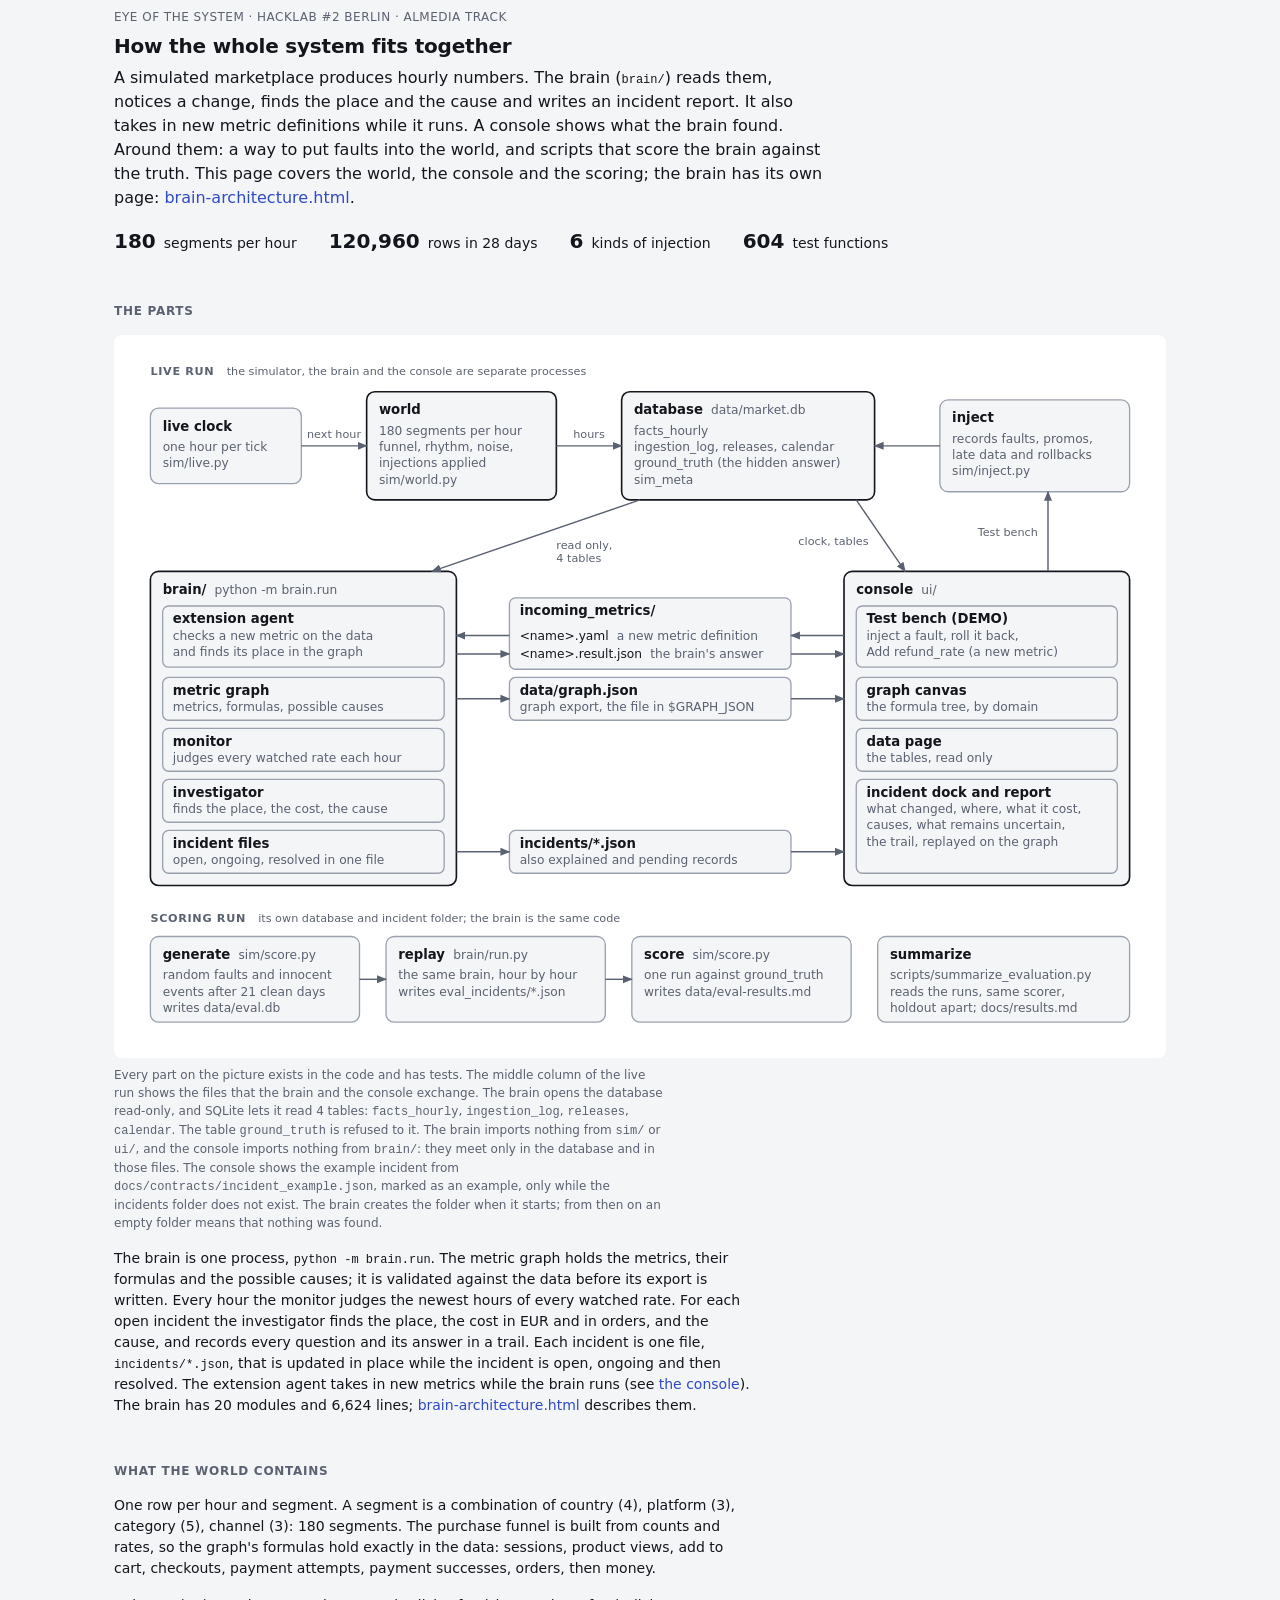
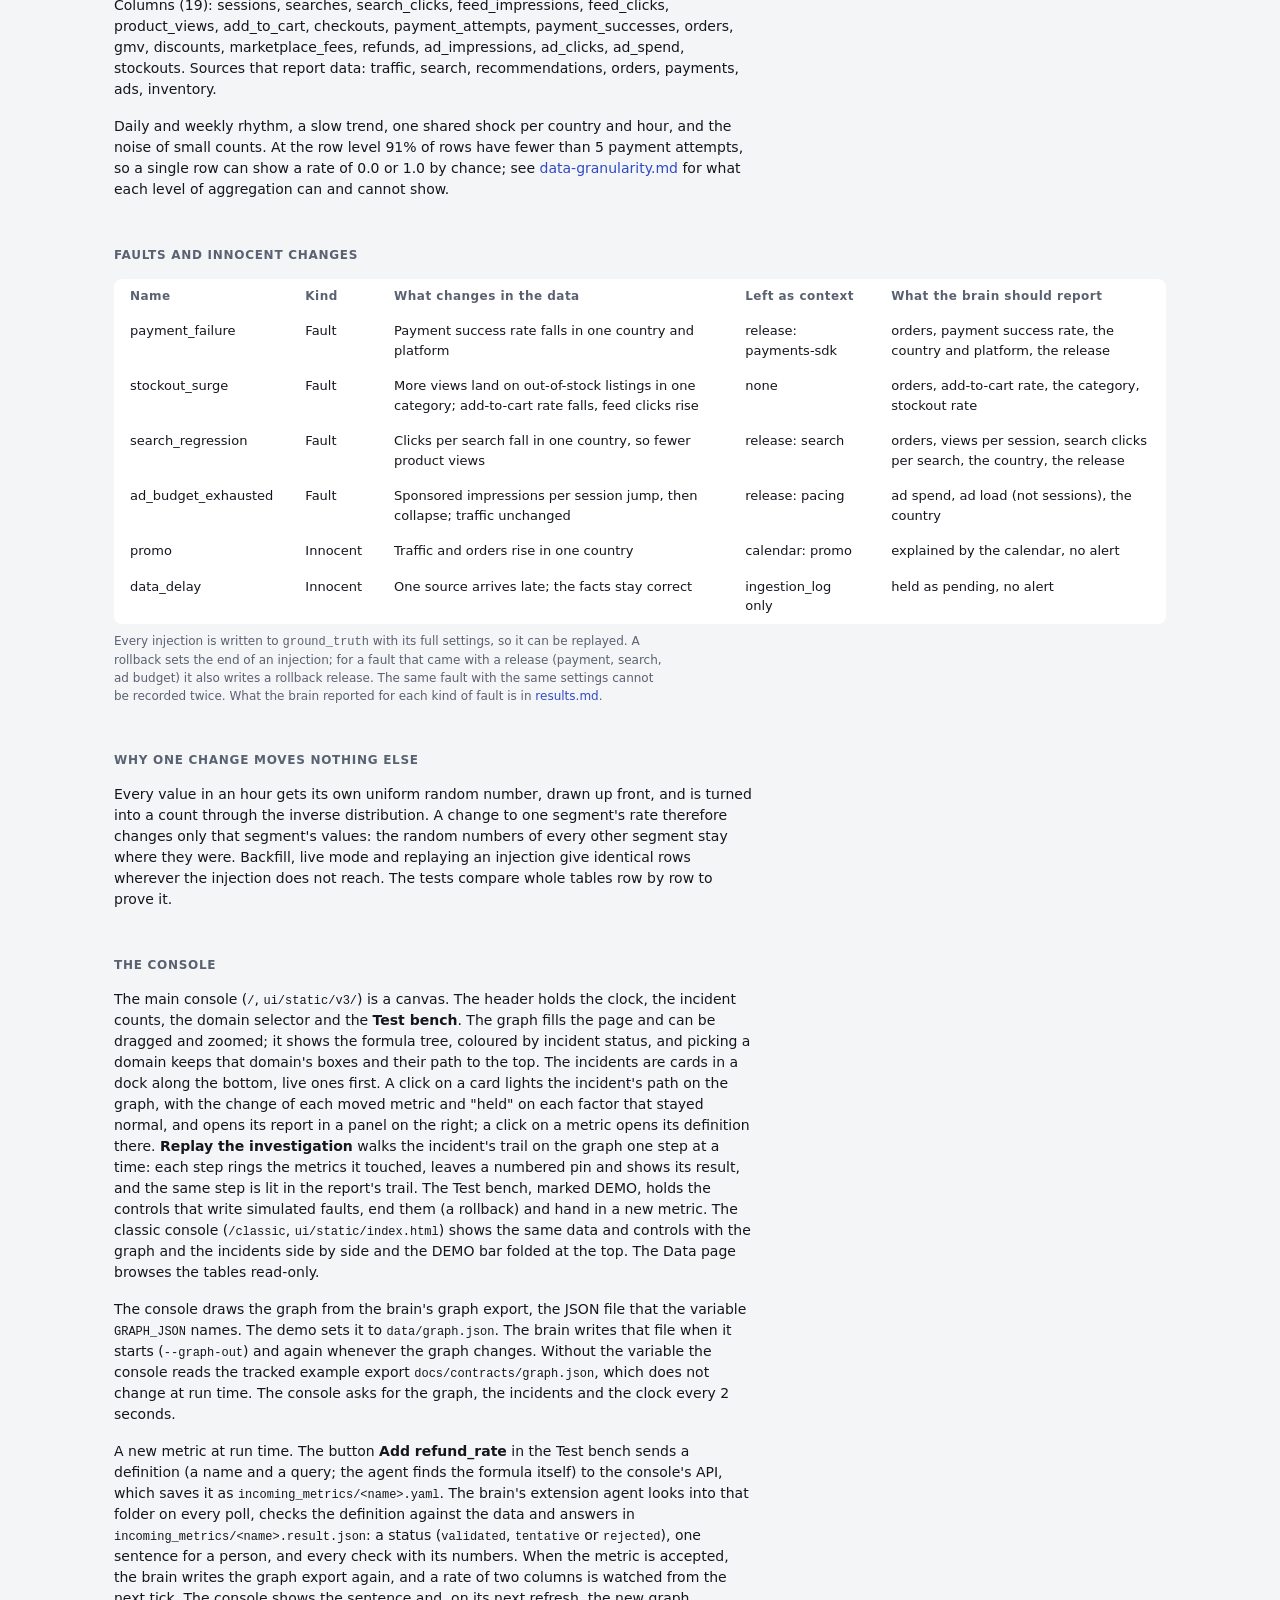
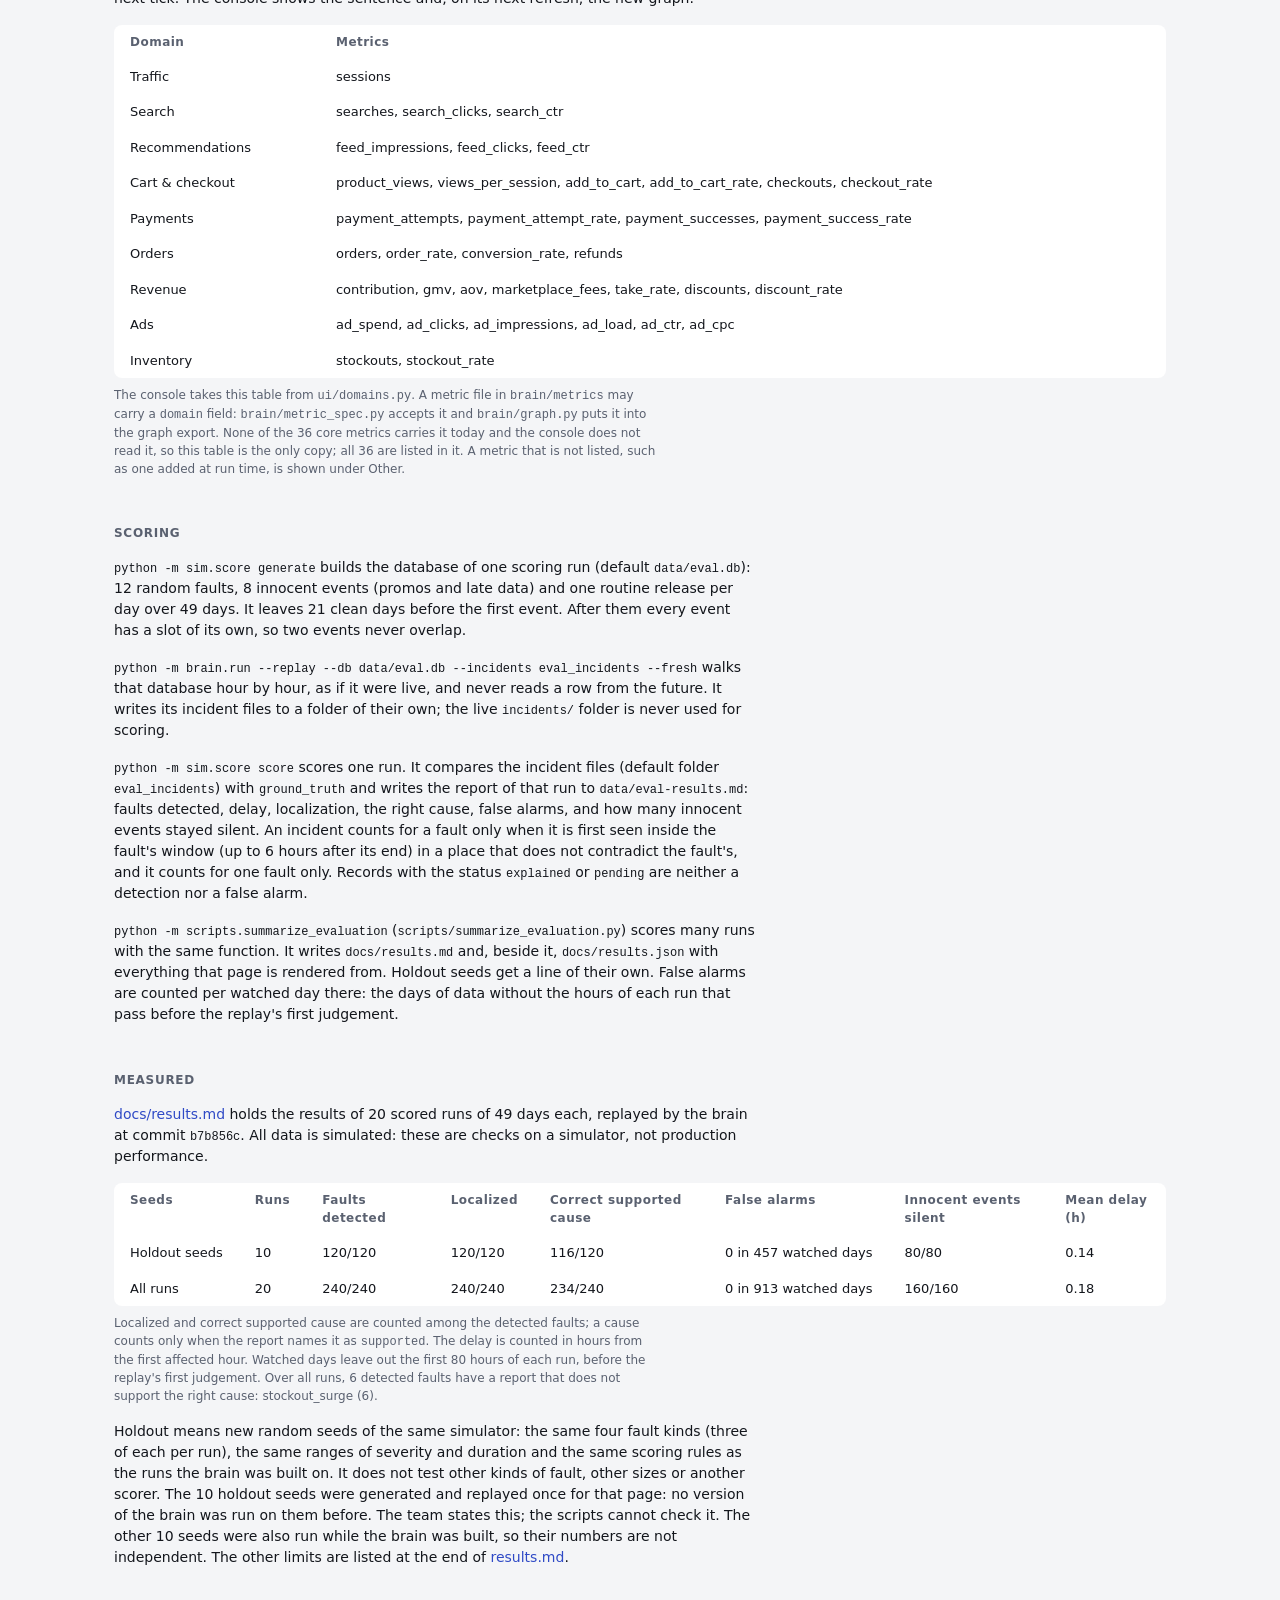
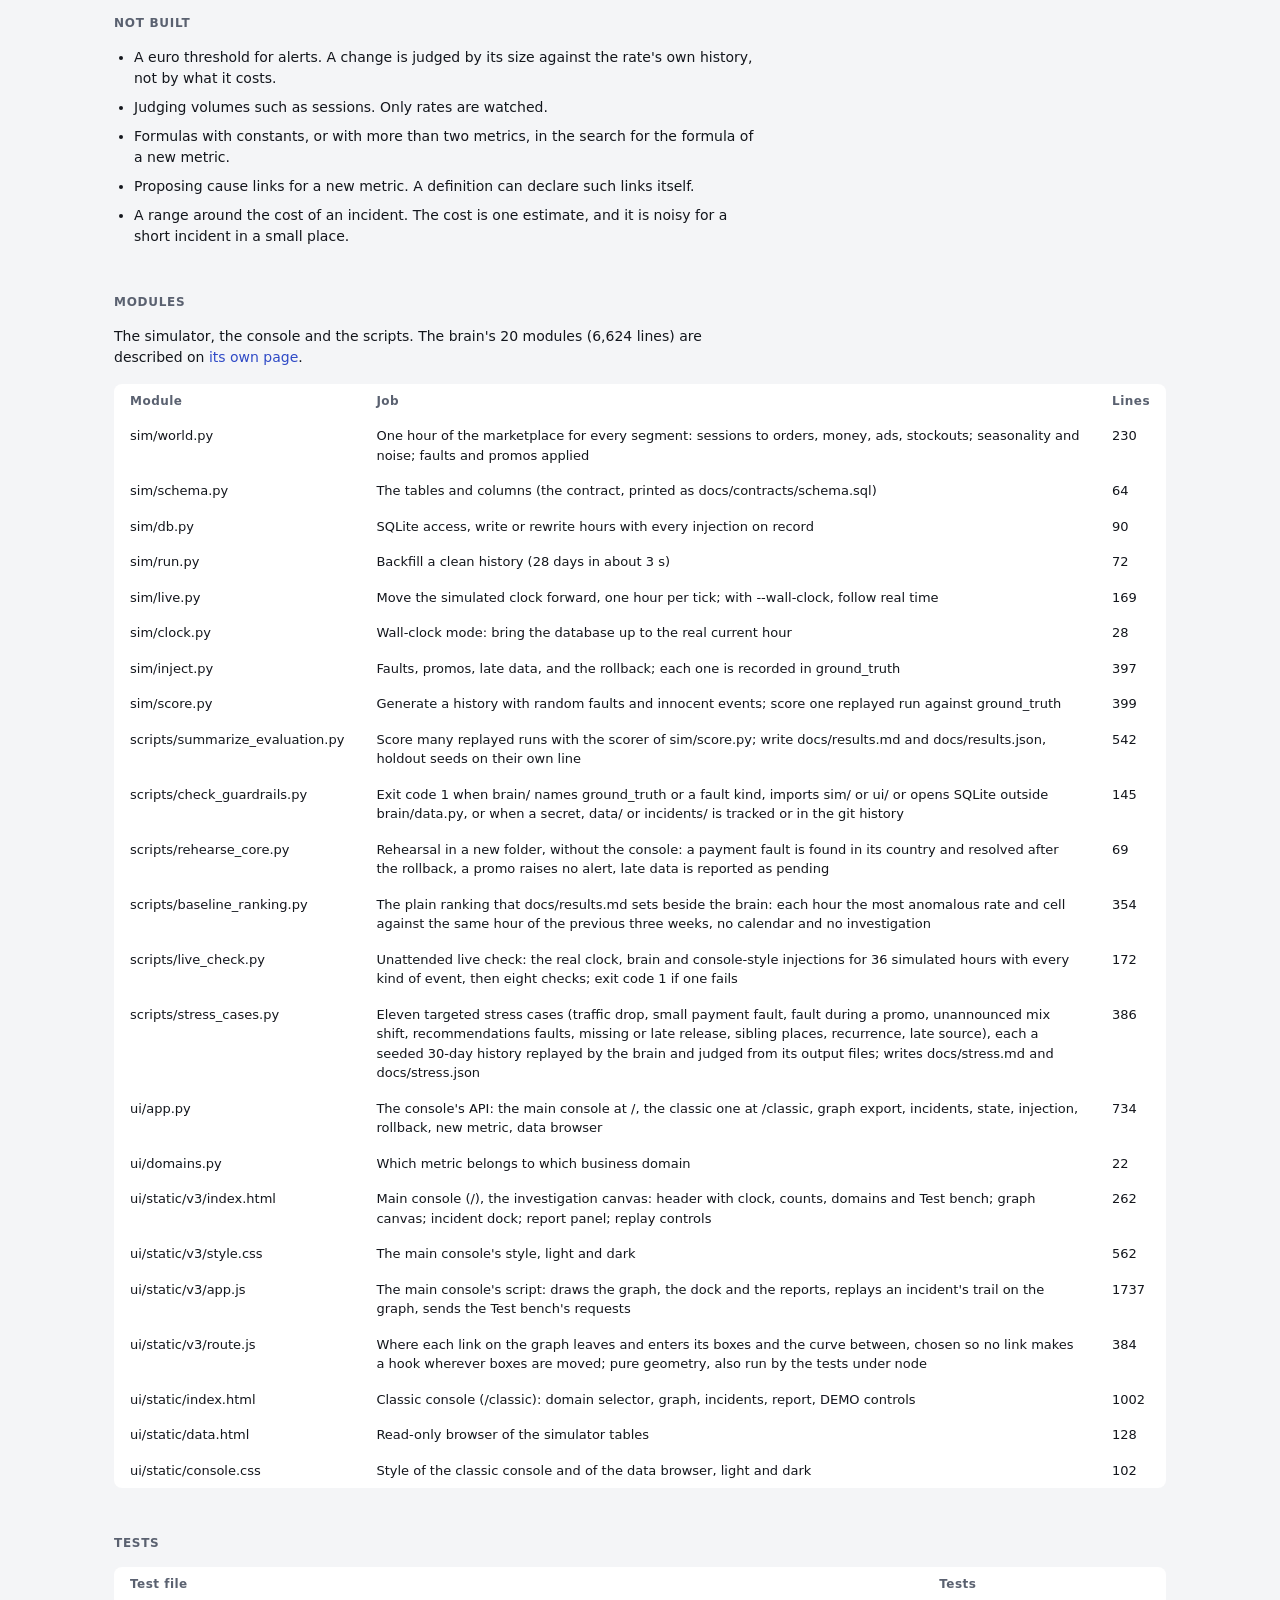
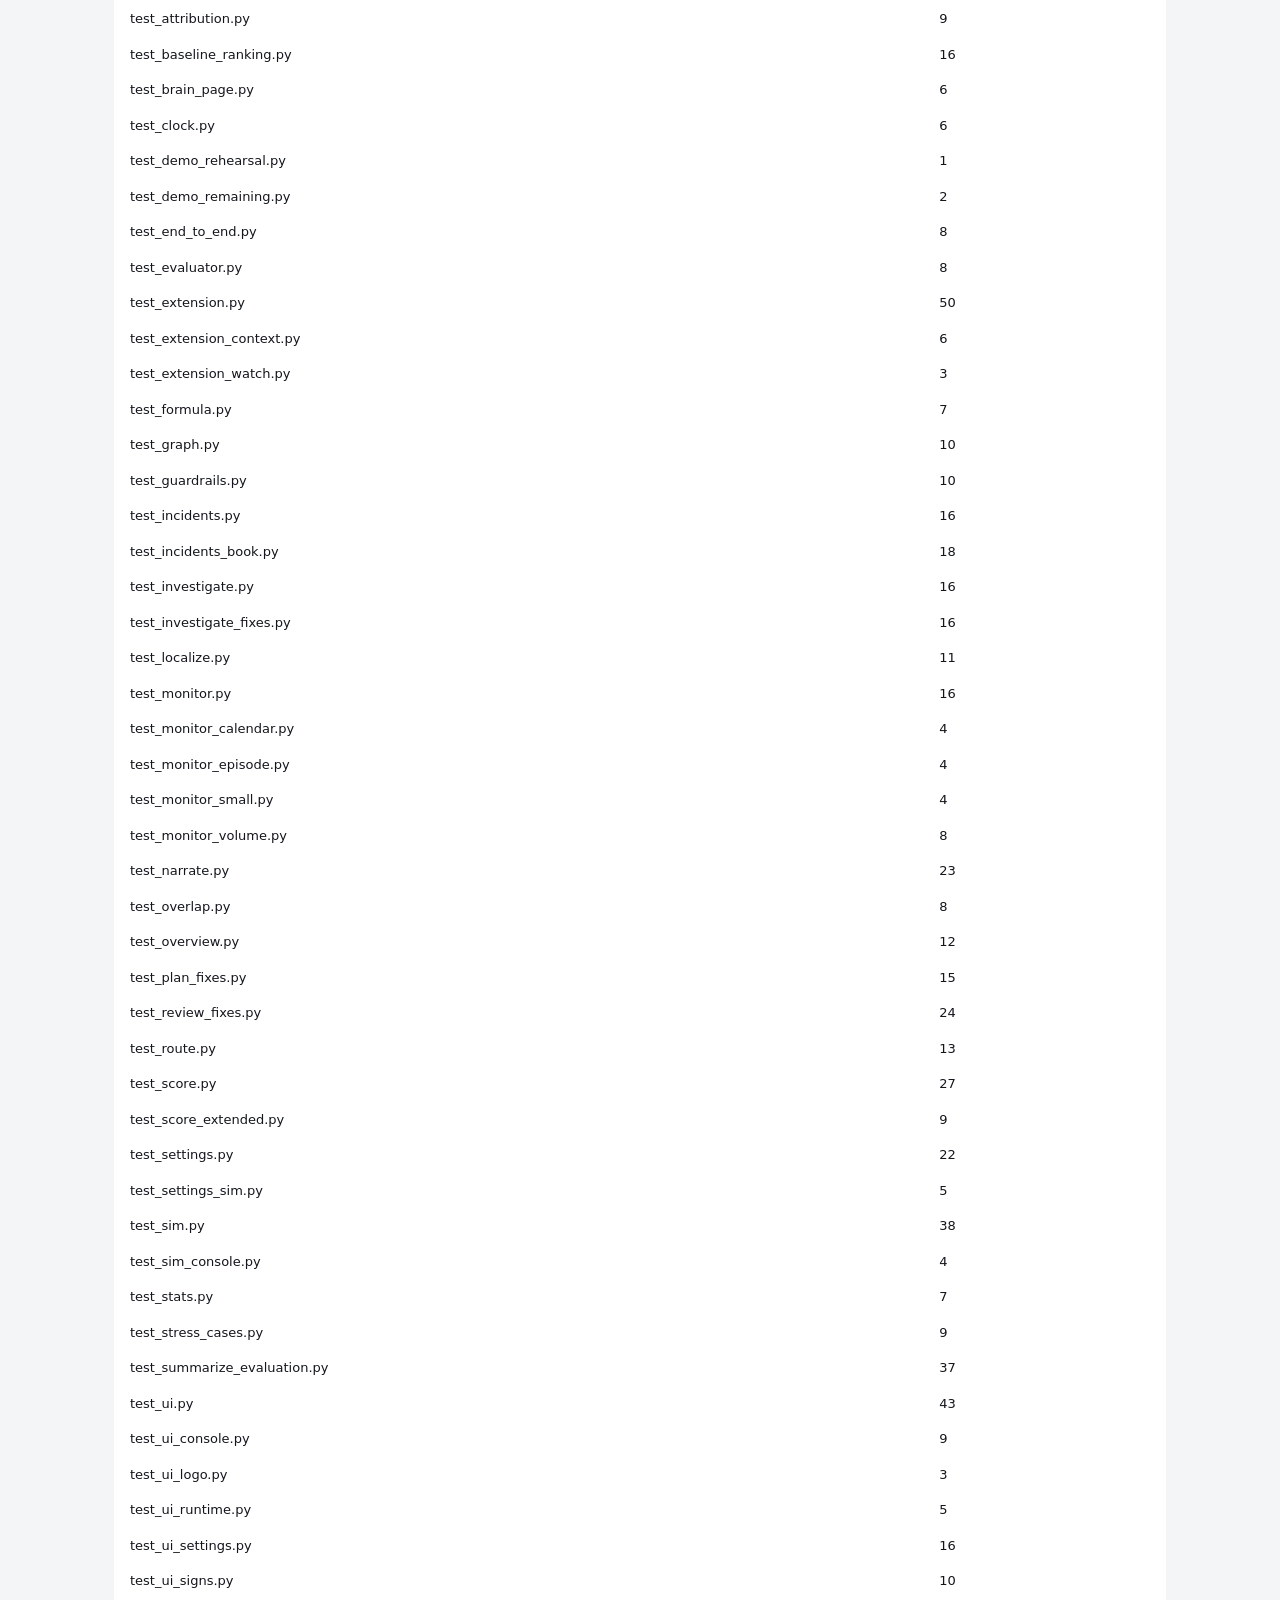
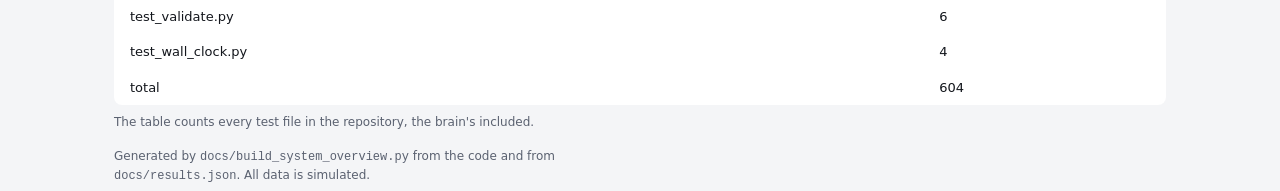
<file: docs/system-overview.html>
<!doctype html>
<html lang="en">
<head>
<meta charset="utf-8">
<meta name="viewport" content="width=device-width, initial-scale=1">
<title>System overview</title>
<script>var t = new URLSearchParams(location.search).get('theme'); if (t === 'light' || t === 'dark') document.documentElement.dataset.theme = t;</script>
<style>
/* Console style: graphite on porcelain. Precise, quiet, intentional.
   One accent (cobalt) for focus, selection and links; status colours only for status. Flat surfaces: a hairline
   border, never a shadow, glow or colour ramp. Radius 6-8px, 8px grid, weights 400 and 600 (500 only for the large
   mono readouts). System fonts only: Segoe UI Variable / SF Pro for words, Cascadia Mono / SF Mono for data and ids.
   Both themes are defined here; ?theme=light|dark (or data-theme on <html>) overrides the system setting. */
:root {
  --bg: #F4F5F7;        /* porcelain */
  --block: #FFFFFF;     /* cards */
  --line: #E2E5EA;      /* hairlines */
  --edge: #9AA1AE;      /* graph lines and node outlines */
  --ink: #13161C;       /* graphite */
  --muted: #5A6170;
  --accent: #2F4AC6;    /* cobalt: focus, selection, links, possible-cause lines */
  --accent-bg: #EDF0FB; /* selected row */
  --surface: #F7F8FA;   /* quiet panels inside a card, hover */
  --sel-bg: #13161C;    /* selected segment / primary button */
  --sel-fg: #FFFFFF;
  --hot: #B42318;   --hot-bg: #FDECEA;      /* open incident */
  --amber: #8A5A00; --amber-bg: #FBF0D9;    /* ongoing */
  --ok: #11694A;    --ok-bg: #E3F3EC;       /* resolved */
  --ui: "Segoe UI Variable Text", "Segoe UI Variable Display", "SF Pro Text", "SF Pro Display", system-ui, -apple-system, "Segoe UI", sans-serif;
  --display: "Segoe UI Variable Display", "Segoe UI Variable Text", "SF Pro Display", "SF Pro Text", system-ui, -apple-system, "Segoe UI", sans-serif;
  --mono: "Cascadia Mono", "SF Mono", "JetBrains Mono", ui-monospace, Consolas, monospace;
  color-scheme: light;
}
@media (prefers-color-scheme: dark) {
  :root:not([data-theme="light"]) {
    --bg: #0F1218; --block: #161B24; --line: #263041; --edge: #4A5568; --ink: #E8ECF2; --muted: #9AA3B2;
    --accent: #8EA2FF; --accent-bg: #1C2440; --surface: #121720;
    --sel-bg: #E8ECF2; --sel-fg: #0F1218;
    --hot: #FF8B7B; --hot-bg: #3A1A18; --amber: #F2C063; --amber-bg: #33280F; --ok: #5FD3A7; --ok-bg: #11291F;
    color-scheme: dark;
  }
}
:root[data-theme="dark"] {
  --bg: #0F1218; --block: #161B24; --line: #263041; --edge: #4A5568; --ink: #E8ECF2; --muted: #9AA3B2;
  --accent: #8EA2FF; --accent-bg: #1C2440; --surface: #121720;
  --sel-bg: #E8ECF2; --sel-fg: #0F1218;
  --hot: #FF8B7B; --hot-bg: #3A1A18; --amber: #F2C063; --amber-bg: #33280F; --ok: #5FD3A7; --ok-bg: #11291F;
  color-scheme: dark;
}

* { box-sizing: border-box; }
[hidden] { display: none !important; }      /* a hidden element stays hidden even where a rule sets display */
html { background: var(--bg); }
body { margin: 0; background: var(--bg); color: var(--ink); font: 400 14px/1.5 var(--ui); font-variant-numeric: tabular-nums;
       -webkit-font-smoothing: antialiased; text-rendering: optimizeLegibility; }
h1, h2, h3 { margin: 0; line-height: 1.25; font-weight: 600; }
h1 { font: 600 20px/1.2 var(--display); letter-spacing: -.01em; }
a { color: var(--accent); text-decoration: none; }
a:hover { text-decoration: underline; text-underline-offset: 3px; }
.mono, code { font-family: var(--mono); font-variant-numeric: tabular-nums; }
.muted { color: var(--muted); }
.label { font-size: 11px; font-weight: 600; letter-spacing: .08em; text-transform: uppercase; color: var(--muted); }

/* page frame and the top bar both pages share */
.page { max-width: 1680px; margin: 0 auto; padding: 0 24px; }
.bar { background: var(--block); border-bottom: 1px solid var(--line); }
.top { display: flex; flex-wrap: wrap; align-items: center; gap: 8px 24px; min-height: 56px; padding: 8px 0; }
.top .grow { margin-left: auto; }
.brand { display: flex; align-items: center; gap: 8px; white-space: nowrap; }
.mark { width: 24px; height: 24px; flex: none; color: var(--ink); }
.mark .pupil { fill: var(--accent); }
.navlink { font-weight: 600; font-size: 13px; color: var(--ink); border: 1px solid var(--line); border-radius: 6px; padding: 4px 12px; white-space: nowrap; }
.navlink:hover { border-color: var(--edge); text-decoration: none; }

/* controls */
button, select, input { font: inherit; font-size: 13px; color: var(--ink); background: var(--block); border: 1px solid var(--line); border-radius: 6px; padding: 6px 12px; min-height: 32px; }
select { padding: 4px 8px; }
input { padding: 4px 8px; }
button { cursor: pointer; font-weight: 600; }
button:hover, select:hover { border-color: var(--edge); }
button.primary, button.on { background: var(--sel-bg); color: var(--sel-fg); border-color: var(--sel-bg); }
:focus-visible { outline: 2px solid var(--accent); outline-offset: 2px; }
button:disabled { opacity: .45; cursor: default; }
button:disabled:hover { border-color: var(--line); }

/* status: a word in one colour; open, ongoing and resolved are counted, explained and pending stay muted */
.pill { font-size: 11px; font-weight: 600; letter-spacing: .08em; text-transform: uppercase; white-space: nowrap; }
.pill.open { color: var(--hot); } .pill.ongoing, .pill.plausible, .pill.example { color: var(--amber); }
.pill.example { text-transform: none; letter-spacing: 0; font-size: 12px; white-space: normal; background: var(--amber-bg); border-radius: 6px; padding: 2px 8px; }
.pill.resolved, .pill.supported { color: var(--ok); } .pill.rejected, .pill.explained, .pill.pending { color: var(--muted); }
.sev { font-size: 11px; font-weight: 600; letter-spacing: .06em; text-transform: uppercase; margin-left: 8px; }
.sev.high { color: var(--hot); } .sev.medium { color: var(--amber); } .sev.low { color: var(--muted); }
.linkish { background: none; border: 0; padding: 0; margin: 4px 0 12px; color: var(--accent); cursor: pointer; font: inherit; text-align: left; }
.linkish:hover { text-decoration: underline; }
/* the colour of a status, for rails, bars and the trace in the graph */
.st-open { --st: var(--hot); --st-bg: var(--hot-bg); }
.st-ongoing { --st: var(--amber); --st-bg: var(--amber-bg); }
.st-resolved { --st: var(--ok); --st-bg: var(--ok-bg); }
.st-explained, .st-pending, .st-other { --st: var(--muted); --st-bg: var(--surface); }

/* a card: white surface, one hairline, no shadow */
.card { background: var(--block); border: 1px solid var(--line); border-radius: 8px; }
.card-head { display: flex; align-items: center; gap: 8px 16px; flex-wrap: wrap; min-height: 48px; padding: 8px 16px; border-bottom: 1px solid var(--line); }
.card-head h2, .card > h2 { font-size: 11px; font-weight: 600; letter-spacing: .08em; text-transform: uppercase; color: var(--muted); }
.empty { padding: 16px; color: var(--muted); }
.kv { display: grid; grid-template-columns: minmax(104px, max-content) minmax(0, 1fr); gap: 4px 16px; font-size: 13px; }
.kv > span:nth-child(odd) { color: var(--muted); }      /* the label; a value's own spans (mono) keep the ink */
.kv > span:nth-child(even) { overflow-wrap: anywhere; }

@media (prefers-reduced-motion: reduce) { * { transition: none !important; animation: none !important; } }


    .page { max-width: 1100px; }
    h2 { font-size: 12px; font-weight: 700; letter-spacing: .06em; text-transform: uppercase; color: var(--muted); margin: 48px 0 16px; }
    p { max-width: 72ch; margin: 0 0 16px; }
    ul { max-width: 72ch; margin: 0 0 16px; padding-left: 20px; }
    li { margin: 0 0 8px; }
    .lead { font-size: 16px; max-width: 70ch; }
    .meta { color: var(--muted); font-size: 12px; letter-spacing: .04em; margin-bottom: 8px; }
    .stats { display: flex; flex-wrap: wrap; gap: 8px 32px; margin: 16px 0 0; }
    .stats b { font-size: 20px; font-weight: 700; margin-right: 8px; }
    .tw { background: var(--block); border-radius: 8px; overflow-x: auto; }
    .tw.fit td { white-space: nowrap; }
    table { border-collapse: collapse; width: 100%; font-size: 13px; }
    th, td { padding: 8px 16px; text-align: left; vertical-align: top; }
    th { color: var(--muted); font-size: 12px; font-weight: 700; letter-spacing: .04em; }
    .dia { background: var(--block); border-radius: 8px; padding: 16px; overflow-x: auto; }
    svg { width: 100%; min-width: 720px; height: auto; }
    .box { fill: var(--bg); stroke: var(--edge); stroke-width: 1.3; } .box.strong { stroke: var(--ink); stroke-width: 1.6; }
    .t { fill: var(--ink); font: 700 13px var(--ui); } .s { fill: var(--muted); font: 400 12px var(--ui); } .l { fill: var(--muted); font: 400 11px var(--ui); }
    .f { fill: var(--ink); }
    .cap { fill: var(--muted); font: 700 11px var(--ui); letter-spacing: .06em; } .cap tspan { font-weight: 400; letter-spacing: 0; }
    .arrow { stroke: var(--muted); stroke-width: 1.4; fill: none; } .head { fill: var(--muted); }
    .note { color: var(--muted); font-size: 12px; margin-top: 8px; }
    code { font-family: ui-monospace, Menlo, monospace; font-size: 12px; }
    
</style>
</head>
<body>
<div class="page">
<header class="top"><div>
  <div class="meta">EYE OF THE SYSTEM · HACKLAB #2 BERLIN · ALMEDIA TRACK</div>
  <h1>How the whole system fits together</h1>
</div></header>
<p class="lead">A simulated marketplace produces hourly numbers. The brain (<code>brain/</code>) reads them, notices a change,
finds the place and the cause and writes an incident report. It also takes in new metric definitions while it runs. A console
shows what the brain found. Around them: a way to put faults into the world, and scripts that score the brain against the
truth. This page covers the world, the console and the scoring; the brain has its own page:
<a href="brain-architecture.html">brain-architecture.html</a>.</p>
<div class="stats"><span><b>180</b>segments per hour</span><span><b>120,960</b>rows in 28 days</span>
<span><b>6</b>kinds of injection</span><span><b>604</b>test functions</span></div>

<h2>The parts</h2>
<div class="dia">
<svg viewBox="0 0 1000 672" role="img" aria-label="How the parts fit together: the live run and the scoring run">
<defs><marker id="ah" viewBox="0 0 10 10" refX="9" refY="5" markerWidth="7" markerHeight="7" orient="auto-start-reverse"><path d="M0,1 L10,5 L0,9 z" class="head"/></marker></defs>
<text class="cap" x="20" y="24">LIVE RUN<tspan dx="12">the simulator, the brain and the console are separate processes</tspan></text>
<rect class="box" x="20" y="56" width="148" height="74" rx="8"/>
<text class="t" x="32" y="78">live clock</text>
<text class="s" x="32" y="98">one hour per tick</text>
<text class="s" x="32" y="114">sim/live.py</text>
<rect class="box strong" x="232" y="40" width="186" height="106" rx="8"/>
<text class="t" x="244" y="62">world</text>
<text class="s" x="244" y="82">180 segments per hour</text>
<text class="s" x="244" y="98">funnel, rhythm, noise,</text>
<text class="s" x="244" y="114">injections applied</text>
<text class="s" x="244" y="130">sim/world.py</text>
<rect class="box strong" x="482" y="40" width="248" height="106" rx="8"/>
<text class="t" x="494" y="62">database<tspan class="s" dx="8">data/market.db</tspan></text>
<text class="s" x="494" y="82">facts_hourly</text>
<text class="s" x="494" y="98">ingestion_log, releases, calendar</text>
<text class="s" x="494" y="114">ground_truth (the hidden answer)</text>
<text class="s" x="494" y="130">sim_meta</text>
<rect class="box" x="794" y="48" width="186" height="90" rx="8"/>
<text class="t" x="806" y="70">inject</text>
<text class="s" x="806" y="90">records faults, promos,</text>
<text class="s" x="806" y="106">late data and rollbacks</text>
<text class="s" x="806" y="122">sim/inject.py</text>
<line class="arrow" x1="168" y1="93" x2="232" y2="93" marker-end="url(#ah)"/><text class="l" text-anchor="middle" x="200" y="85">next hour</text>
<line class="arrow" x1="418" y1="93" x2="482" y2="93" marker-end="url(#ah)"/><text class="l" text-anchor="middle" x="450" y="85">hours</text>
<line class="arrow" x1="794" y1="93" x2="730" y2="93" marker-end="url(#ah)"/>
<rect class="box strong" x="20" y="216" width="300" height="308" rx="8"/>
<text class="t" x="32" y="238">brain/<tspan class="s" dx="8">python -m brain.run</tspan></text>
<rect class="box" x="32" y="250" width="276" height="60" rx="6"/>
<text class="t" x="42" y="267">extension agent</text>
<text class="s" x="42" y="283">checks a new metric on the data</text>
<text class="s" x="42" y="299">and finds its place in the graph</text>
<rect class="box" x="32" y="320" width="276" height="42" rx="6"/>
<text class="t" x="42" y="337">metric graph</text>
<text class="s" x="42" y="353">metrics, formulas, possible causes</text>
<rect class="box" x="32" y="370" width="276" height="42" rx="6"/>
<text class="t" x="42" y="387">monitor</text>
<text class="s" x="42" y="403">judges every watched rate each hour</text>
<rect class="box" x="32" y="420" width="276" height="42" rx="6"/>
<text class="t" x="42" y="437">investigator</text>
<text class="s" x="42" y="453">finds the place, the cost, the cause</text>
<rect class="box" x="32" y="470" width="276" height="42" rx="6"/>
<text class="t" x="42" y="487">incident files</text>
<text class="s" x="42" y="503">open, ongoing, resolved in one file</text>
<rect class="box" x="372" y="242" width="276" height="70" rx="6"/>
<text class="t" x="382" y="259">incoming_metrics/</text>
<text class="s" x="382" y="283"><tspan class="f">&lt;name&gt;.yaml</tspan><tspan dx="8">a new metric definition</tspan></text>
<text class="s" x="382" y="301"><tspan class="f">&lt;name&gt;.result.json</tspan><tspan dx="8">the brain&#x27;s answer</tspan></text>
<rect class="box" x="372" y="320" width="276" height="42" rx="6"/>
<text class="t" x="382" y="337">data/graph.json</text>
<text class="s" x="382" y="353">graph export, the file in $GRAPH_JSON</text>
<rect class="box" x="372" y="470" width="276" height="42" rx="6"/>
<text class="t" x="382" y="487">incidents/*.json</text>
<text class="s" x="382" y="503">also explained and pending records</text>
<rect class="box strong" x="700" y="216" width="280" height="308" rx="8"/>
<text class="t" x="712" y="238">console<tspan class="s" dx="8">ui/</tspan></text>
<rect class="box" x="712" y="250" width="256" height="60" rx="6"/>
<text class="t" x="722" y="267">Test bench (DEMO)</text>
<text class="s" x="722" y="283">inject a fault, roll it back,</text>
<text class="s" x="722" y="299">Add refund_rate (a new metric)</text>
<rect class="box" x="712" y="320" width="256" height="42" rx="6"/>
<text class="t" x="722" y="337">graph canvas</text>
<text class="s" x="722" y="353">the formula tree, by domain</text>
<rect class="box" x="712" y="370" width="256" height="42" rx="6"/>
<text class="t" x="722" y="387">data page</text>
<text class="s" x="722" y="403">the tables, read only</text>
<rect class="box" x="712" y="420" width="256" height="92" rx="6"/>
<text class="t" x="722" y="437">incident dock and report</text>
<text class="s" x="722" y="453">what changed, where, what it cost,</text>
<text class="s" x="722" y="469">causes, what remains uncertain,</text>
<text class="s" x="722" y="485">the trail, replayed on the graph</text>
<line class="arrow" x1="700" y1="279" x2="648" y2="279" marker-end="url(#ah)"/>
<line class="arrow" x1="372" y1="279" x2="320" y2="279" marker-end="url(#ah)"/>
<line class="arrow" x1="320" y1="297" x2="372" y2="297" marker-end="url(#ah)"/>
<line class="arrow" x1="648" y1="297" x2="700" y2="297" marker-end="url(#ah)"/>
<line class="arrow" x1="320" y1="341" x2="372" y2="341" marker-end="url(#ah)"/>
<line class="arrow" x1="648" y1="341" x2="700" y2="341" marker-end="url(#ah)"/>
<line class="arrow" x1="320" y1="491" x2="372" y2="491" marker-end="url(#ah)"/>
<line class="arrow" x1="648" y1="491" x2="700" y2="491" marker-end="url(#ah)"/>
<line class="arrow" x1="500" y1="146" x2="296" y2="216" marker-end="url(#ah)"/><text class="l" text-anchor="start" x="418" y="194">read only,</text><text class="l" text-anchor="start" x="418" y="207">4 tables</text>
<line class="arrow" x1="712" y1="146" x2="760" y2="216" marker-end="url(#ah)"/><text class="l" text-anchor="end" x="724" y="190">clock, tables</text>
<line class="arrow" x1="900" y1="216" x2="900" y2="138" marker-end="url(#ah)"/><text class="l" text-anchor="end" x="890" y="181">Test bench</text>
<text class="cap" x="20" y="560">SCORING RUN<tspan dx="12">its own database and incident folder; the brain is the same code</tspan></text>
<rect class="box" x="20" y="574" width="205" height="84" rx="8"/>
<text class="t" x="32" y="596">generate<tspan class="s" dx="8">sim/score.py</tspan></text>
<text class="s" x="32" y="616">random faults and innocent</text>
<text class="s" x="32" y="632">events after 21 clean days</text>
<text class="s" x="32" y="648">writes data/eval.db</text>
<rect class="box" x="251" y="574" width="215" height="84" rx="8"/>
<text class="t" x="263" y="596">replay<tspan class="s" dx="8">brain/run.py</tspan></text>
<text class="s" x="263" y="616">the same brain, hour by hour</text>
<text class="s" x="263" y="632">writes eval_incidents/*.json</text>
<rect class="box" x="492" y="574" width="215" height="84" rx="8"/>
<text class="t" x="504" y="596">score<tspan class="s" dx="8">sim/score.py</tspan></text>
<text class="s" x="504" y="616">one run against ground_truth</text>
<text class="s" x="504" y="632">writes data/eval-results.md</text>
<rect class="box" x="733" y="574" width="247" height="84" rx="8"/>
<text class="t" x="745" y="596">summarize</text>
<text class="s" x="745" y="616">scripts/summarize_evaluation.py</text>
<text class="s" x="745" y="632">reads the runs, same scorer,</text>
<text class="s" x="745" y="648">holdout apart; docs/results.md</text>
<line class="arrow" x1="225" y1="616" x2="251" y2="616" marker-end="url(#ah)"/>
<line class="arrow" x1="466" y1="616" x2="492" y2="616" marker-end="url(#ah)"/>
</svg>
</div>
<p class="note">Every part on the picture exists in the code and has tests. The middle column of the live run shows the files
that the brain and the console exchange. The brain opens the database read-only, and SQLite lets it
read 4 tables: <code>facts_hourly</code>, <code>ingestion_log</code>, <code>releases</code>, <code>calendar</code>. The table <code>ground_truth</code> is refused to it. The brain imports nothing from
<code>sim/</code> or <code>ui/</code>, and the console imports nothing from <code>brain/</code>: they meet only in the database
and in those files. The console shows the example incident from
<code>docs/contracts/incident_example.json</code>, marked as an example, only while the incidents folder does not exist. The brain
creates the folder when it starts; from then on an empty folder means that nothing was found.</p>
<p>The brain is one process, <code>python -m brain.run</code>. The metric graph holds the metrics, their formulas and the possible
causes; it is validated against the data before its export is written. Every hour the monitor judges the newest hours of every
watched rate. For each open incident the investigator finds the place, the cost in EUR and in orders, and the cause, and records
every question and its answer in a trail. Each incident is one file, <code>incidents/*.json</code>, that is updated in place while
the incident is open, ongoing and then resolved. The extension agent takes in new metrics while the brain runs
(see <a href="#console">the console</a>). The brain has 20 modules and 6,624 lines;
<a href="brain-architecture.html">brain-architecture.html</a> describes them.</p>

<h2>What the world contains</h2>
<p>One row per hour and segment. A segment is a combination of country (4), platform (3), category (5), channel (3): 180 segments.
The purchase funnel is built from counts and rates, so the graph's formulas hold exactly in the data:
sessions, product views, add to cart, checkouts, payment attempts, payment successes, orders, then money.</p>
<p>Columns (19): sessions, searches, search_clicks, feed_impressions, feed_clicks, product_views, add_to_cart, checkouts, payment_attempts, payment_successes, orders, gmv, discounts, marketplace_fees, refunds, ad_impressions, ad_clicks, ad_spend, stockouts. Sources that report data: traffic, search, recommendations, orders, payments, ads, inventory.</p>
<p>Daily and weekly rhythm, a slow trend, one shared shock per country and hour, and the noise of small counts.
At the row level 91% of rows have fewer than 5 payment attempts, so a single row can show a rate of 0.0 or 1.0 by chance;
see <a href="data-granularity.md">data-granularity.md</a> for what each level of aggregation can and cannot show.</p>

<h2>Faults and innocent changes</h2>
<div class="tw"><table><thead><tr><th>Name</th><th>Kind</th><th>What changes in the data</th><th>Left as context</th><th>What the brain should report</th></tr></thead><tbody><tr><td>payment_failure</td><td>Fault</td><td>Payment success rate falls in one country and platform</td><td>release: payments-sdk</td><td>orders, payment success rate, the country and platform, the release</td></tr><tr><td>stockout_surge</td><td>Fault</td><td>More views land on out-of-stock listings in one category; add-to-cart rate falls, feed clicks rise</td><td>none</td><td>orders, add-to-cart rate, the category, stockout rate</td></tr><tr><td>search_regression</td><td>Fault</td><td>Clicks per search fall in one country, so fewer product views</td><td>release: search</td><td>orders, views per session, search clicks per search, the country, the release</td></tr><tr><td>ad_budget_exhausted</td><td>Fault</td><td>Sponsored impressions per session jump, then collapse; traffic unchanged</td><td>release: pacing</td><td>ad spend, ad load (not sessions), the country</td></tr><tr><td>promo</td><td>Innocent</td><td>Traffic and orders rise in one country</td><td>calendar: promo</td><td>explained by the calendar, no alert</td></tr><tr><td>data_delay</td><td>Innocent</td><td>One source arrives late; the facts stay correct</td><td>ingestion_log only</td><td>held as pending, no alert</td></tr></tbody></table></div>
<p class="note">Every injection is written to <code>ground_truth</code> with its full settings, so it can be replayed. A rollback sets the end of
an injection; for a fault that came with a release (payment, search, ad budget) it also writes a rollback release. The same fault with the same settings cannot be recorded twice.
What the brain reported for each kind of fault is in <a href="results.md">results.md</a>.</p>

<h2>Why one change moves nothing else</h2>
<p>Every value in an hour gets its own uniform random number, drawn up front, and is turned into a count through the inverse
distribution. A change to one segment's rate therefore changes only that segment's values: the random numbers of every other
segment stay where they were. Backfill, live mode and replaying an injection give identical rows wherever the injection does not
reach. The tests compare whole tables row by row to prove it.</p>

<h2 id="console">The console</h2>
<p>The main console (<code>/</code>, <code>ui/static/v3/</code>) is a canvas. The header holds the clock, the incident counts,
the domain selector and the <b>Test bench</b>. The graph fills the page and can be dragged and zoomed; it shows the formula tree,
coloured by incident status, and picking a domain keeps that domain's boxes and their path to the top. The incidents are cards
in a dock along the bottom, live ones first. A click on a card lights the incident's path on the graph, with the change of each
moved metric and "held" on each factor that stayed normal, and opens its report in a panel on the right; a click on a metric
opens its definition there. <b>Replay the investigation</b> walks the incident's trail on the graph one step at a time: each
step rings the metrics it touched, leaves a numbered pin and shows its result, and the same step is lit in the report's trail.
The Test bench, marked DEMO, holds the controls that write simulated faults, end them (a rollback) and hand in a new metric.
The classic console (<code>/classic</code>, <code>ui/static/index.html</code>) shows the same data and controls with the graph
and the incidents side by side and the DEMO bar folded at the top. The Data page browses the tables read-only.</p>
<p>The console draws the graph from the brain's graph export, the JSON file that the variable <code>GRAPH_JSON</code> names.
The demo sets it to <code>data/graph.json</code>. The brain writes that file when it starts (<code>--graph-out</code>) and
again whenever the graph changes. Without the variable the console reads the tracked example export
<code>docs/contracts/graph.json</code>, which does not change at run time. The console asks for the graph, the incidents and
the clock every 2 seconds.</p>
<p>A new metric at run time. The button <b>Add refund_rate</b> in the Test bench sends a definition (a name and a query; the
agent finds the formula itself)
to the console's API, which saves it as <code>incoming_metrics/&lt;name&gt;.yaml</code>. The brain's extension agent looks into
that folder on every poll, checks the definition against the data and answers in
<code>incoming_metrics/&lt;name&gt;.result.json</code>: a status (<code>validated</code>, <code>tentative</code> or
<code>rejected</code>), one sentence for a person, and every check with its numbers. When the metric is accepted, the brain writes
the graph export again, and a rate of two columns is watched from the next tick. The console shows the sentence and, on its
next refresh, the new graph.</p>
<div class="tw"><table><thead><tr><th>Domain</th><th>Metrics</th></tr></thead><tbody><tr><td>Traffic</td><td>sessions</td></tr><tr><td>Search</td><td>searches, search_clicks, search_ctr</td></tr><tr><td>Recommendations</td><td>feed_impressions, feed_clicks, feed_ctr</td></tr><tr><td>Cart &amp; checkout</td><td>product_views, views_per_session, add_to_cart, add_to_cart_rate, checkouts, checkout_rate</td></tr><tr><td>Payments</td><td>payment_attempts, payment_attempt_rate, payment_successes, payment_success_rate</td></tr><tr><td>Orders</td><td>orders, order_rate, conversion_rate, refunds</td></tr><tr><td>Revenue</td><td>contribution, gmv, aov, marketplace_fees, take_rate, discounts, discount_rate</td></tr><tr><td>Ads</td><td>ad_spend, ad_clicks, ad_impressions, ad_load, ad_ctr, ad_cpc</td></tr><tr><td>Inventory</td><td>stockouts, stockout_rate</td></tr></tbody></table></div>
<p class="note">The console takes this table from <code>ui/domains.py</code>. A metric file in <code>brain/metrics</code> may carry a
<code>domain</code> field: <code>brain/metric_spec.py</code> accepts it and <code>brain/graph.py</code> puts it into the graph export.
None of the 36 core metrics carries it today and the console does not read it, so this table is the only copy; all 36 are listed in it. A metric that is not listed, such as
one added at run time, is shown under Other.</p>

<h2>Scoring</h2>
<p><code>python -m sim.score generate</code> builds the database of one scoring run (default <code>data/eval.db</code>):
12 random faults, 8 innocent events (promos and late data) and one routine release per day
over 49 days. It leaves 21 clean days before the first event. After them every event has a slot of
its own, so two events never overlap.</p>
<p><code>python -m brain.run --replay --db data/eval.db --incidents eval_incidents --fresh</code> walks that
database hour by hour, as if it were live, and never reads a row from the future. It writes its incident files to a folder of
their own; the live <code>incidents/</code> folder is never used for scoring.</p>
<p><code>python -m sim.score score</code> scores one run. It compares the incident files (default folder
<code>eval_incidents</code>) with <code>ground_truth</code> and writes the report of that run to
<code>data/eval-results.md</code>: faults detected, delay, localization, the right cause, false alarms, and how many innocent
events stayed silent. An incident counts for a fault only when it is first seen inside the fault's window (up to
6 hours after its end) in a place that does not contradict the fault's, and it counts for one fault only.
Records with the status <code>explained</code> or <code>pending</code> are neither a detection nor a false alarm.</p>
<p><code>python -m scripts.summarize_evaluation</code> (<code>scripts/summarize_evaluation.py</code>) scores many runs with the
same function. It writes <code>docs/results.md</code> and, beside it, <code>docs/results.json</code> with everything that page is
rendered from. Holdout seeds get a line of their own. False alarms are counted per watched day there: the days of data
without the hours of each run that pass before the replay's first judgement.</p>

<h2>Measured</h2>
<p><a href="results.md">docs/results.md</a> holds the results of 20 scored runs of 49 days each, replayed by the brain at commit <code>b7b856c</code>. All data is simulated: these are checks on a simulator, not production performance.</p>
<div class="tw fit"><table><thead><tr><th>Seeds</th><th>Runs</th><th>Faults detected</th><th>Localized</th><th>Correct supported cause</th><th>False alarms</th><th>Innocent events silent</th><th>Mean delay (h)</th></tr></thead><tbody><tr><td>Holdout seeds</td><td>10</td><td>120/120</td><td>120/120</td><td>116/120</td><td>0 in 457 watched days</td><td>80/80</td><td>0.14</td></tr><tr><td>All runs</td><td>20</td><td>240/240</td><td>240/240</td><td>234/240</td><td>0 in 913 watched days</td><td>160/160</td><td>0.18</td></tr></tbody></table></div>
<p class="note">Localized and correct supported cause are counted among the detected faults; a cause counts only when the report names it as <code>supported</code>. The delay is counted in hours from the first affected hour. Watched days leave out the first 80 hours of each run, before the replay's first judgement. Over all runs, 6 detected faults have a report that does not support the right cause: stockout_surge (6).</p>
<p>Holdout means new random seeds of the same simulator: the same four fault kinds (three of each per run), the same ranges of severity and duration and the same scoring rules as the runs the brain was built on. It does not test other kinds of fault, other sizes or another scorer. The 10 holdout seeds were generated and replayed once for that page: no version of the brain was run on them before. The team states this; the scripts cannot check it. The other 10 seeds were also run while the brain was built, so their numbers are not independent. The other limits are listed at the end of <a href="results.md">results.md</a>.</p>

<h2>Not built</h2>
<ul><li>A euro threshold for alerts. A change is judged by its size against the rate&#x27;s own history, not by what it costs.</li><li>Judging volumes such as sessions. Only rates are watched.</li><li>Formulas with constants, or with more than two metrics, in the search for the formula of a new metric.</li><li>Proposing cause links for a new metric. A definition can declare such links itself.</li><li>A range around the cost of an incident. The cost is one estimate, and it is noisy for a short incident in a small place.</li></ul>

<h2>Modules</h2>
<p>The simulator, the console and the scripts. The brain's 20 modules (6,624 lines) are described on
<a href="brain-architecture.html">its own page</a>.</p>
<div class="tw"><table><thead><tr><th>Module</th><th>Job</th><th>Lines</th></tr></thead><tbody><tr><td>sim/world.py</td><td>One hour of the marketplace for every segment: sessions to orders, money, ads, stockouts; seasonality and noise; faults and promos applied</td><td>230</td></tr><tr><td>sim/schema.py</td><td>The tables and columns (the contract, printed as docs/contracts/schema.sql)</td><td>64</td></tr><tr><td>sim/db.py</td><td>SQLite access, write or rewrite hours with every injection on record</td><td>90</td></tr><tr><td>sim/run.py</td><td>Backfill a clean history (28 days in about 3 s)</td><td>72</td></tr><tr><td>sim/live.py</td><td>Move the simulated clock forward, one hour per tick; with --wall-clock, follow real time</td><td>169</td></tr><tr><td>sim/clock.py</td><td>Wall-clock mode: bring the database up to the real current hour</td><td>28</td></tr><tr><td>sim/inject.py</td><td>Faults, promos, late data, and the rollback; each one is recorded in ground_truth</td><td>397</td></tr><tr><td>sim/score.py</td><td>Generate a history with random faults and innocent events; score one replayed run against ground_truth</td><td>399</td></tr><tr><td>scripts/summarize_evaluation.py</td><td>Score many replayed runs with the scorer of sim/score.py; write docs/results.md and docs/results.json, holdout seeds on their own line</td><td>542</td></tr><tr><td>scripts/check_guardrails.py</td><td>Exit code 1 when brain/ names ground_truth or a fault kind, imports sim/ or ui/ or opens SQLite outside brain/data.py, or when a secret, data/ or incidents/ is tracked or in the git history</td><td>145</td></tr><tr><td>scripts/rehearse_core.py</td><td>Rehearsal in a new folder, without the console: a payment fault is found in its country and resolved after the rollback, a promo raises no alert, late data is reported as pending</td><td>69</td></tr><tr><td>scripts/baseline_ranking.py</td><td>The plain ranking that docs/results.md sets beside the brain: each hour the most anomalous rate and cell against the same hour of the previous three weeks, no calendar and no investigation</td><td>354</td></tr><tr><td>scripts/live_check.py</td><td>Unattended live check: the real clock, brain and console-style injections for 36 simulated hours with every kind of event, then eight checks; exit code 1 if one fails</td><td>172</td></tr><tr><td>scripts/stress_cases.py</td><td>Eleven targeted stress cases (traffic drop, small payment fault, fault during a promo, unannounced mix shift, recommendations faults, missing or late release, sibling places, recurrence, late source), each a seeded 30-day history replayed by the brain and judged from its output files; writes docs/stress.md and docs/stress.json</td><td>386</td></tr><tr><td>ui/app.py</td><td>The console&#x27;s API: the main console at /, the classic one at /classic, graph export, incidents, state, injection, rollback, new metric, data browser</td><td>734</td></tr><tr><td>ui/domains.py</td><td>Which metric belongs to which business domain</td><td>22</td></tr><tr><td>ui/static/v3/index.html</td><td>Main console (/), the investigation canvas: header with clock, counts, domains and Test bench; graph canvas; incident dock; report panel; replay controls</td><td>262</td></tr><tr><td>ui/static/v3/style.css</td><td>The main console&#x27;s style, light and dark</td><td>562</td></tr><tr><td>ui/static/v3/app.js</td><td>The main console&#x27;s script: draws the graph, the dock and the reports, replays an incident&#x27;s trail on the graph, sends the Test bench&#x27;s requests</td><td>1737</td></tr><tr><td>ui/static/v3/route.js</td><td>Where each link on the graph leaves and enters its boxes and the curve between, chosen so no link makes a hook wherever boxes are moved; pure geometry, also run by the tests under node</td><td>384</td></tr><tr><td>ui/static/index.html</td><td>Classic console (/classic): domain selector, graph, incidents, report, DEMO controls</td><td>1002</td></tr><tr><td>ui/static/data.html</td><td>Read-only browser of the simulator tables</td><td>128</td></tr><tr><td>ui/static/console.css</td><td>Style of the classic console and of the data browser, light and dark</td><td>102</td></tr></tbody></table></div>

<h2>Tests</h2>
<div class="tw"><table><thead><tr><th>Test file</th><th>Tests</th></tr></thead><tbody><tr><td>test_attribution.py</td><td>9</td></tr><tr><td>test_baseline_ranking.py</td><td>16</td></tr><tr><td>test_brain_page.py</td><td>6</td></tr><tr><td>test_clock.py</td><td>6</td></tr><tr><td>test_demo_rehearsal.py</td><td>1</td></tr><tr><td>test_demo_remaining.py</td><td>2</td></tr><tr><td>test_end_to_end.py</td><td>8</td></tr><tr><td>test_evaluator.py</td><td>8</td></tr><tr><td>test_extension.py</td><td>50</td></tr><tr><td>test_extension_context.py</td><td>6</td></tr><tr><td>test_extension_watch.py</td><td>3</td></tr><tr><td>test_formula.py</td><td>7</td></tr><tr><td>test_graph.py</td><td>10</td></tr><tr><td>test_guardrails.py</td><td>10</td></tr><tr><td>test_incidents.py</td><td>16</td></tr><tr><td>test_incidents_book.py</td><td>18</td></tr><tr><td>test_investigate.py</td><td>16</td></tr><tr><td>test_investigate_fixes.py</td><td>16</td></tr><tr><td>test_localize.py</td><td>11</td></tr><tr><td>test_monitor.py</td><td>16</td></tr><tr><td>test_monitor_calendar.py</td><td>4</td></tr><tr><td>test_monitor_episode.py</td><td>4</td></tr><tr><td>test_monitor_small.py</td><td>4</td></tr><tr><td>test_monitor_volume.py</td><td>8</td></tr><tr><td>test_narrate.py</td><td>23</td></tr><tr><td>test_overlap.py</td><td>8</td></tr><tr><td>test_overview.py</td><td>12</td></tr><tr><td>test_plan_fixes.py</td><td>15</td></tr><tr><td>test_review_fixes.py</td><td>24</td></tr><tr><td>test_route.py</td><td>13</td></tr><tr><td>test_score.py</td><td>27</td></tr><tr><td>test_score_extended.py</td><td>9</td></tr><tr><td>test_settings.py</td><td>22</td></tr><tr><td>test_settings_sim.py</td><td>5</td></tr><tr><td>test_sim.py</td><td>38</td></tr><tr><td>test_sim_console.py</td><td>4</td></tr><tr><td>test_stats.py</td><td>7</td></tr><tr><td>test_stress_cases.py</td><td>9</td></tr><tr><td>test_summarize_evaluation.py</td><td>37</td></tr><tr><td>test_ui.py</td><td>43</td></tr><tr><td>test_ui_console.py</td><td>9</td></tr><tr><td>test_ui_logo.py</td><td>3</td></tr><tr><td>test_ui_runtime.py</td><td>5</td></tr><tr><td>test_ui_settings.py</td><td>16</td></tr><tr><td>test_ui_signs.py</td><td>10</td></tr><tr><td>test_validate.py</td><td>6</td></tr><tr><td>test_wall_clock.py</td><td>4</td></tr><tr><td>total</td><td>604</td></tr></tbody></table></div>
<p class="note">The table counts every test file in the repository, the brain's included.</p>
<p class="note">Generated by <code>docs/build_system_overview.py</code> from the code and from <code>docs/results.json</code>. All data is simulated.</p>
</div>
</body>
</html>
</file>
